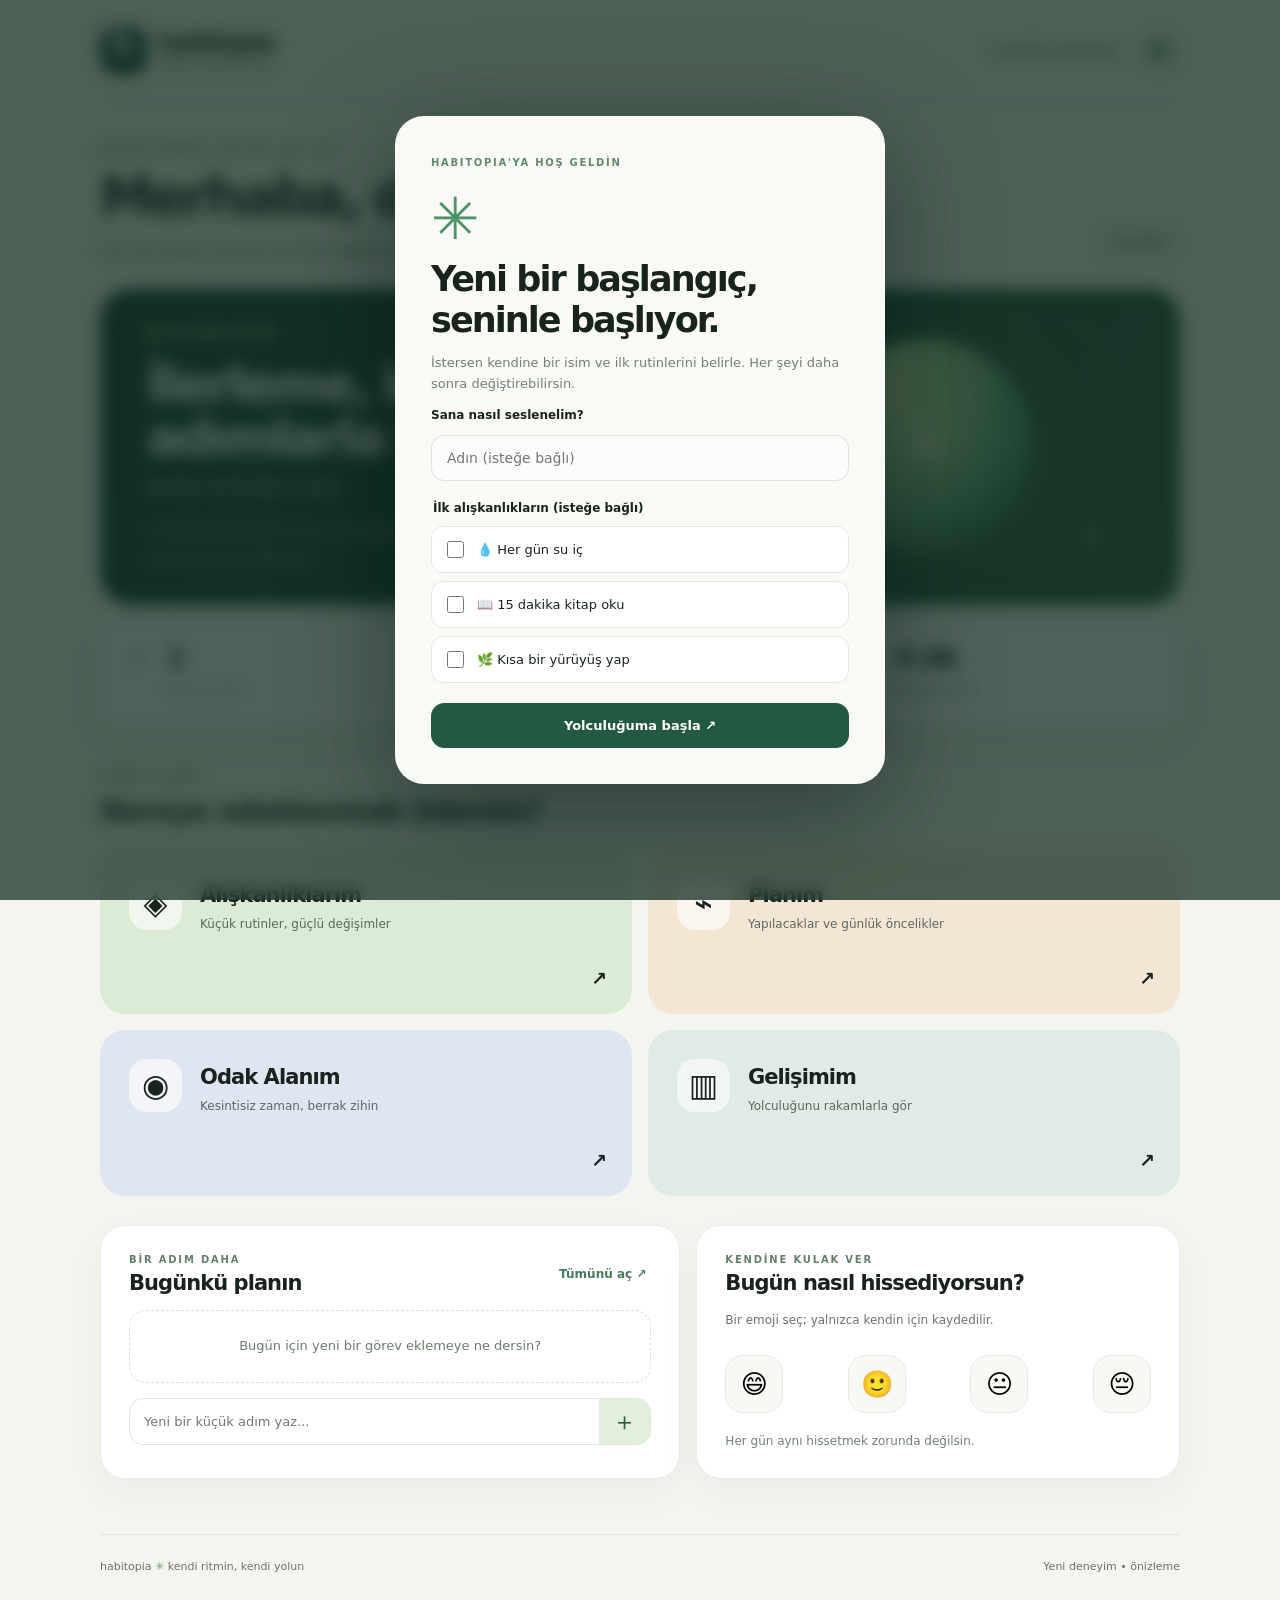
<file: next/index.html>
<!doctype html>
<html lang="tr">
<head>
  <meta charset="utf-8">
  <meta name="viewport" content="width=device-width, initial-scale=1, viewport-fit=cover">
  <meta name="theme-color" content="#f5f5ef">
  <meta name="color-scheme" content="light">
  <meta name="description" content="Habitopia — küçük adımlar, gerçek gelişim.">
  <title>Habitopia — Yeni Bir Başlangıç</title>
  <link rel="stylesheet" href="./styles.css">
  <script src="./app.js" defer></script>
</head>
<body>
  <div class="app-shell">
    <header class="topbar">
      <button class="brand button-plain" id="brand-home" type="button" aria-label="Ana sayfa">
        <span class="brand-mark" aria-hidden="true">h<span class="brand-dot">.</span></span>
        <span class="brand-wordmark">habitopia<span class="brand-caption">KENDİ RİTMİNİ KUR</span></span>
      </button>
      <div class="topbar-actions">
        <span class="today-stamp" id="today-stamp"></span>
        <button class="avatar-btn" type="button" data-go="profile" aria-label="Profilim"><span id="avatar-initial">H</span></button>
      </div>
    </header>

    <main id="main">
      <section class="screen screen-home is-active" data-screen="home" aria-label="Ana sayfa">
        <div class="greeting">
          <div><p class="eyebrow">BUGÜN KENDİN İÇİN BİR ŞEY YAP</p><h1>Merhaba, <span id="greeting-name">dostum</span><span class="punctuation">.</span></h1>
          <p class="lead">Her şeyi bugün bitirmek zorunda değilsin. Bir adımla başla.</p></div>
          <div class="greeting-date" id="greeting-date" aria-hidden="true"></div>
        </div>

        <div class="hero">
          <div class="hero-content">
            <span class="hero-label"><span class="live-dot"></span> BUGÜNÜN RİTMİ</span>
            <h2>İlerleme, küçük<br>adımlarla başlar.</h2>
            <p id="hero-subtitle">Kendine ait ilk adımı oluştur.</p>
            <div class="hero-progress"><div class="hero-progress-track"><span id="hero-progress-fill"></span></div><strong id="hero-progress-percent">0%</strong></div>
            <span class="hero-footnote" id="hero-footnote">Henüz bugüne ait hedefin yok.</span>
          </div>
          <div class="hero-art" aria-hidden="true">
            <div class="orbit orbit-one"></div><div class="orbit orbit-two"></div><div class="orbit orbit-three"></div>
            <div class="hero-orb"><span>✳</span></div>
            <span class="hero-spark spark-one">✦</span><span class="hero-spark spark-two">✧</span>
          </div>
        </div>

        <div class="mini-stats" aria-label="İlerleme özeti">
          <div class="mini-stat"><span class="mini-stat-symbol" aria-hidden="true">↗</span><strong id="stat-level">1</strong><span>Mevcut seviye</span></div>
          <div class="mini-stat"><span class="mini-stat-symbol" aria-hidden="true">◎</span><strong id="stat-habit">0</strong><span>Bugünkü alışkanlık</span></div>
          <div class="mini-stat"><span class="mini-stat-symbol" aria-hidden="true">◷</span><strong id="stat-focus">0 dk</strong><span>Bugünkü odak</span></div>
        </div>

        <div class="section-head"><div><p class="eyebrow">SENİN ALANIN</p><h2>Nereye odaklanmak istersin?</h2></div></div>
        <div class="portal-grid">
          <button type="button" class="portal-card portal-habits" data-go="habits">
            <span class="portal-icon" aria-hidden="true">◈</span><span class="portal-copy"><strong>Alışkanlıklarım</strong><small>Küçük rutinler, güçlü değişimler</small></span><span class="portal-arrow" aria-hidden="true">↗</span>
          </button>
          <button type="button" class="portal-card portal-tasks" data-go="tasks">
            <span class="portal-icon" aria-hidden="true">⌁</span><span class="portal-copy"><strong>Planım</strong><small>Yapılacaklar ve günlük öncelikler</small></span><span class="portal-arrow" aria-hidden="true">↗</span>
          </button>
          <button type="button" class="portal-card portal-focus" data-go="focus">
            <span class="portal-icon" aria-hidden="true">◉</span><span class="portal-copy"><strong>Odak Alanım</strong><small>Kesintisiz zaman, berrak zihin</small></span><span class="portal-arrow" aria-hidden="true">↗</span>
          </button>
          <button type="button" class="portal-card portal-progress" data-go="progress">
            <span class="portal-icon" aria-hidden="true">▥</span><span class="portal-copy"><strong>Gelişimim</strong><small>Yolculuğunu rakamlarla gör</small></span><span class="portal-arrow" aria-hidden="true">↗</span>
          </button>
        </div>

        <div class="home-bottom-grid">
          <section class="surface" aria-labelledby="quick-title">
            <div class="surface-head"><div><p class="eyebrow">BİR ADIM DAHA</p><h3 id="quick-title">Bugünkü planın</h3></div><button class="text-link" type="button" data-go="tasks">Tümünü aç ↗</button></div>
            <div id="quick-tasks" class="task-list compact"></div>
            <form id="quick-task-form" class="inline-form"><label class="sr-only" for="quick-task-title">Yeni görev</label><input id="quick-task-title" maxlength="100" autocomplete="off" placeholder="Yeni bir küçük adım yaz..." required><button type="submit" aria-label="Görev ekle">＋</button></form>
          </section>
          <section class="surface mood-surface" aria-labelledby="mood-title">
            <div class="surface-head"><div><p class="eyebrow">KENDİNE KULAK VER</p><h3 id="mood-title">Bugün nasıl hissediyorsun?</h3></div></div>
            <p class="surface-desc">Bir emoji seç; yalnızca kendin için kaydedilir.</p>
            <div class="mood-options" role="group" aria-label="Günlük ruh hâli">
              <button type="button" data-mood="great" aria-label="Çok iyi hissediyorum" title="Çok iyi">😄</button>
              <button type="button" data-mood="good" aria-label="İyi hissediyorum" title="İyi">🙂</button>
              <button type="button" data-mood="okay" aria-label="Normal hissediyorum" title="Normal">😐</button>
              <button type="button" data-mood="low" aria-label="Düşük hissediyorum" title="Düşük">😔</button>
            </div>
            <p class="mood-message" id="mood-message" aria-live="polite">Her gün aynı hissetmek zorunda değilsin.</p>
          </section>
        </div>
      </section>

      <section class="screen" data-screen="habits" aria-label="Alışkanlıklarım" hidden>
        <div class="page-head"><button type="button" class="back-btn" data-go="home">← <span>Ana sayfa</span></button><p class="eyebrow">RUTİNLERİN</p><h1>Alışkanlıklarım<span class="punctuation">.</span></h1><p class="lead">Her gün tekrarladığın küçük davranışlar, geleceğini şekillendirir.</p></div>
        <div class="page-intro summary-card"><span>BUGÜN TAMAMLANAN</span><strong id="habit-summary">0 / 0</strong><small>İstikrarlı olman, kusursuz olmandan daha önemli.</small></div>
        <div class="section-head"><h2>Günlük alışkanlıklar</h2></div>
        <div id="habit-list" class="habit-list"></div>
        <form id="habit-form" class="add-form"><label for="habit-title">Yeni alışkanlık ekle</label><div class="add-form-row"><input id="habit-title" maxlength="80" placeholder="Örn. Her gün 15 dakika kitap oku" required autocomplete="off"><button class="primary-btn" type="submit">Alışkanlık ekle</button></div></form>
      </section>

      <section class="screen" data-screen="tasks" aria-label="Planım" hidden>
        <div class="page-head"><button type="button" class="back-btn" data-go="home">← <span>Ana sayfa</span></button><p class="eyebrow">ÖNÜNDEKİ ADIM</p><h1>Planım<span class="punctuation">.</span></h1><p class="lead">Aklındakileri boşalt. Yapılacakları sadeleştir.</p></div>
        <div class="page-intro summary-card"><span>BUGÜN BİTEN</span><strong id="task-summary">0 görev</strong><small>Birini tamamla, bir sonrakine geç.</small></div>
        <form id="task-form" class="add-form"><label for="task-title">Yapılacak bir şey ekle</label><div class="add-form-row"><input id="task-title" maxlength="100" placeholder="Örn. Proje taslağını tamamla" required autocomplete="off"><button class="primary-btn" type="submit">Görev ekle</button></div></form>
        <div class="section-head"><h2>Yapılacaklar</h2></div>
        <div id="task-list" class="task-list"></div>
      </section>

      <section class="screen" data-screen="focus" aria-label="Odak Alanım" hidden>
        <div class="page-head"><button type="button" class="back-btn" data-go="home">← <span>Ana sayfa</span></button><p class="eyebrow">DİKKATİNİ TOPLA</p><h1>Odak Alanım<span class="punctuation">.</span></h1><p class="lead">Şimdi yalnızca bir şeye zaman ayır.</p></div>
        <div class="focus-panel">
          <p class="eyebrow">KENDİNE AYIRDIĞIN ZAMAN</p>
          <div class="timer-visual"><div class="timer-ring"><strong id="timer-time" role="timer" aria-live="off">25:00</strong><span id="timer-status">Başlamaya hazır</span></div></div>
          <div class="timer-options" role="group" aria-label="Odak süresi">
            <button type="button" data-duration="10">10 dk</button>
            <button type="button" data-duration="25" class="selected">25 dk</button>
            <button type="button" data-duration="45">45 dk</button>
          </div>
          <div class="timer-actions"><button type="button" id="timer-toggle" class="primary-btn">Odaklanmaya başla</button><button type="button" id="timer-reset" class="secondary-btn">Sıfırla</button></div>
          <p class="muted-note">Süre dolunca seans kaydedilir. Ekran kapalıyken de geçen süre hesaba katılır.</p>
        </div>
        <div class="focus-note"><strong>Bugünkü toplam odak süren</strong><span id="focus-total">0 dakika</span></div>
      </section>

      <section class="screen" data-screen="progress" aria-label="Gelişimim" hidden>
        <div class="page-head"><button type="button" class="back-btn" data-go="home">← <span>Ana sayfa</span></button><p class="eyebrow">KENDİ YOLCULUĞUN</p><h1>Gelişimim<span class="punctuation">.</span></h1><p class="lead">Kimseyle değil, dünkü kendinle yarış.</p></div>
        <div class="progress-stat-grid">
          <div class="progress-stat"><span>SEVİYEN</span><strong id="progress-level">1</strong><small id="progress-xp">0 deneyim puanı</small></div>
          <div class="progress-stat"><span>TAMAMLANAN GÖREV</span><strong id="progress-tasks">0</strong><small>Tüm zamanlar</small></div>
          <div class="progress-stat"><span>ALIŞKANLIK İŞARETİ</span><strong id="progress-habits">0</strong><small>Tüm zamanlar</small></div>
          <div class="progress-stat"><span>ODAKLANMA</span><strong id="progress-focus">0 dk</strong><small>Tüm zamanlar</small></div>
        </div>
        <section class="surface chart-surface"><div class="surface-head"><div><p class="eyebrow">SON 7 GÜN</p><h3>Günlük etkinlik</h3></div></div><div id="weekly-chart" class="weekly-chart" aria-label="Son yedi gün etkinlik grafiği"></div><p class="muted-note">Tamamlanan alışkanlıklar, görevler ve odak seansları sayılır.</p></section>
      </section>

      <section class="screen" data-screen="profile" aria-label="Profilim" hidden>
        <div class="page-head"><button type="button" class="back-btn" data-go="home">← <span>Ana sayfa</span></button><p class="eyebrow">KENDİ ALANIN</p><h1>Profilim<span class="punctuation">.</span></h1><p class="lead">Düzenini kendin belirle. Verilerinin kontrolü sende olsun.</p></div>
        <section class="surface profile-surface"><h2>Kişisel bilgiler</h2><form id="profile-form" class="add-form"><label for="profile-name">Sana nasıl seslenelim?</label><div class="add-form-row"><input id="profile-name" maxlength="32" autocomplete="given-name" placeholder="Adın"><button type="submit" class="primary-btn">Kaydet</button></div></form></section>
        <section class="surface profile-surface"><h2>Verilerim</h2><p class="surface-desc">Bu önizleme sürümünde bilgiler yalnızca kullandığın tarayıcıda tutulur. Başka cihazla otomatik eşitlenmez.</p><div class="profile-actions"><button type="button" id="export-data" class="secondary-btn">Verilerimi dışa aktar</button><label class="secondary-btn import-label" for="import-data">Yedekten içe aktar</label><input type="file" id="import-data" accept="application/json,.json" hidden></div><p class="muted-note">İçe aktarmadan önce mevcut verilerinin bir kopyasını indirmeni öneririz.</p></section>
      </section>
    </main>

    <footer class="app-footer"><span>habitopia <span aria-hidden="true">✳</span> kendi ritmin, kendi yolun</span><span>Yeni deneyim • önizleme</span></footer>
  </div>
  <div id="toast" class="toast" role="status" aria-live="polite"></div>

  <div class="onboarding" id="onboarding" hidden>
    <div class="onboarding-card" role="dialog" aria-modal="true" aria-labelledby="onboarding-title">
      <span class="onboarding-badge">HABITOPIA'YA HOŞ GELDİN</span>
      <div class="onboarding-symbol" aria-hidden="true">✳</div>
      <h2 id="onboarding-title">Yeni bir başlangıç,<br>seninle başlıyor.</h2>
      <p>İstersen kendine bir isim ve ilk rutinlerini belirle. Her şeyi daha sonra değiştirebilirsin.</p>
      <form id="onboarding-form"><label for="onboarding-name">Sana nasıl seslenelim?</label><input id="onboarding-name" maxlength="32" placeholder="Adın (isteğe bağlı)" autocomplete="given-name">
        <fieldset><legend>İlk alışkanlıkların (isteğe bağlı)</legend>
          <label class="onboarding-choice"><input type="checkbox" name="starter" value="Her gün su iç"> <span>💧 Her gün su iç</span></label>
          <label class="onboarding-choice"><input type="checkbox" name="starter" value="15 dakika kitap oku"> <span>📖 15 dakika kitap oku</span></label>
          <label class="onboarding-choice"><input type="checkbox" name="starter" value="Kısa bir yürüyüş yap"> <span>🌿 Kısa bir yürüyüş yap</span></label>
        </fieldset><button type="submit" class="primary-btn onboarding-submit">Yolculuğuma başla ↗</button></form>
    </div>
  </div>
</body>
</html>
</file>
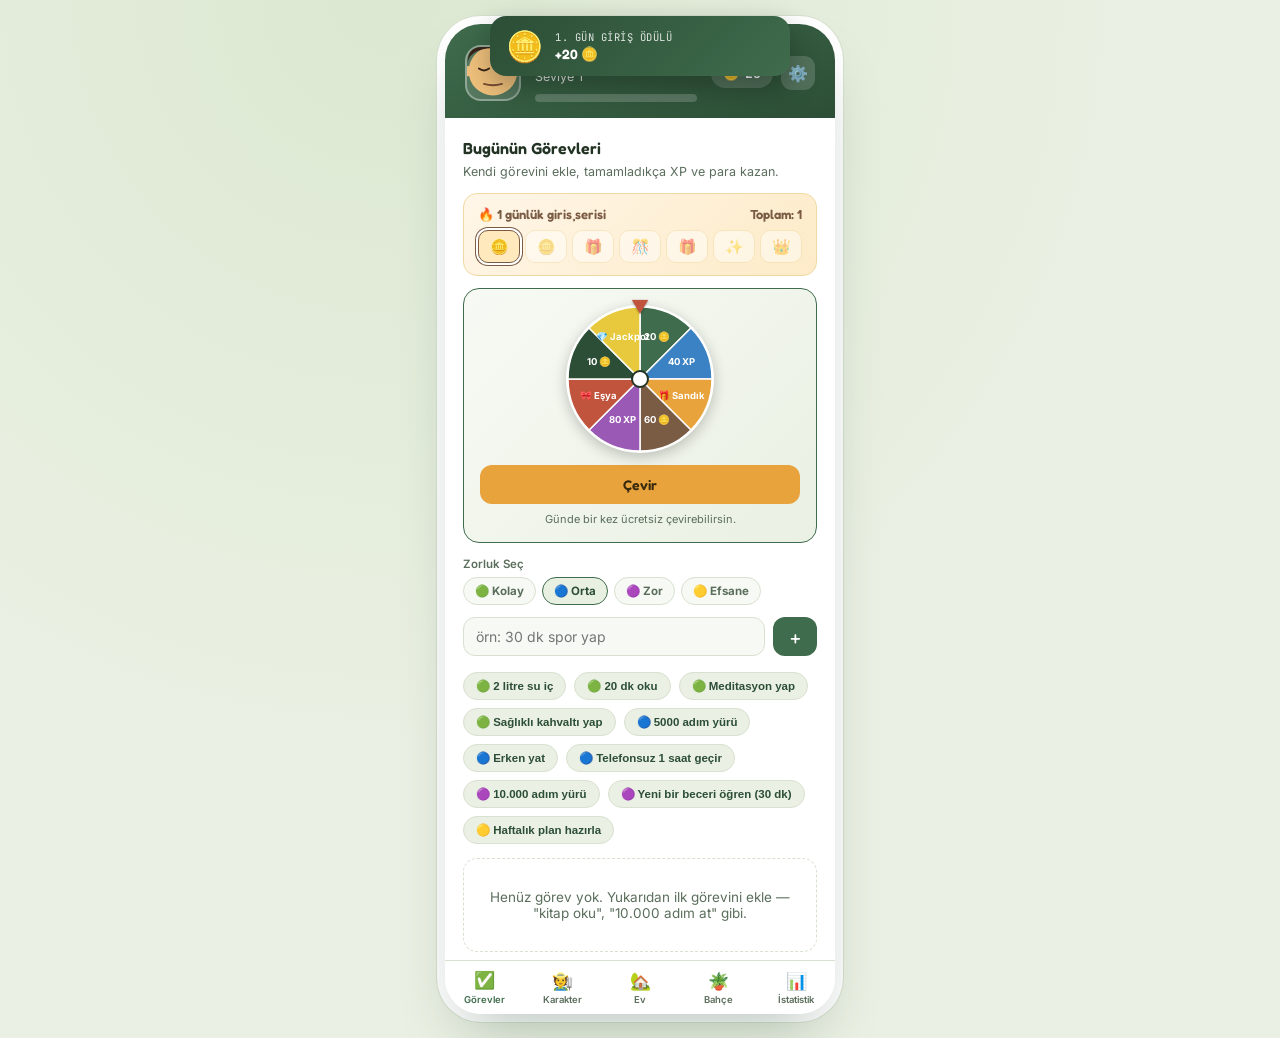
<file: filiz (4).html>
<!DOCTYPE html>
<html lang="tr">
<head>
<meta charset="UTF-8">
<meta name="viewport" content="width=device-width, initial-scale=1.0">
<title>Filiz</title>
<link rel="preconnect" href="https://fonts.googleapis.com">
<link href="https://fonts.googleapis.com/css2?family=Fredoka:wght@400;500;600;700&family=Inter:wght@400;500;600;700&family=JetBrains+Mono:wght@500;700&display=swap" rel="stylesheet">
<style>
  :root{
    --bg: #EAF0E3;
    --surface: #FFFFFF;
    --ink: #223324;
    --ink-soft: #5B6E5C;
    --primary: #3F6C4C;
    --primary-dark: #2C4E36;
    --accent: #E8A33D;
    --soil: #7A5B44;
    --soil-light: #C9A47D;
    --danger: #C1543C;
    --line: #D8E1D0;
    --radius: 20px;
  }
  *{box-sizing:border-box;}
  body{
    margin:0;
    font-family:'Inter',sans-serif;
    background: radial-gradient(circle at 30% 0%, #DCE8D1 0%, var(--bg) 55%);
    display:flex;
    justify-content:center;
    align-items:flex-start;
    padding:24px 12px;
    color:var(--ink);
    min-height:100vh;
  }
  .phone{
    width:390px;
    max-width:100%;
    background:var(--surface);
    border-radius:36px;
    box-shadow: 0 30px 60px -20px rgba(44,78,54,0.35), 0 0 0 8px #ffffff, 0 0 0 9px var(--line);
    overflow:hidden;
    display:flex;
    flex-direction:column;
    min-height:760px;
  }
  header.top{
    padding:20px 20px 16px;
    background:linear-gradient(160deg, var(--primary) 0%, var(--primary-dark) 100%);
    color:#fff;
    position:relative;
    overflow:hidden;
  }
  .top-row{display:flex; align-items:center; gap:14px;}
  .avatar-badge{
    width:56px;height:56px;border-radius:16px;
    background:rgba(255,255,255,0.15);
    display:flex;align-items:center;justify-content:center;
    font-size:28px;
    border:2px solid rgba(255,255,255,0.35);
    flex-shrink:0;
    overflow:hidden;
  }
  .avatar-badge svg{ transform:scale(1.35); }
  .top-info{flex:1; min-width:0;}
  .top-info .name{font-family:'Fredoka',sans-serif; font-size:19px; font-weight:600; letter-spacing:.2px;}
  .top-info .level{font-size:12.5px; opacity:.85; margin-top:2px;}
  .xp-bar{margin-top:10px; height:8px; border-radius:6px; background:rgba(255,255,255,0.2); overflow:hidden;}
  .xp-fill{height:100%; background:var(--accent); border-radius:6px; transition:width .5s ease;}
  .coin-pill{
    display:flex; align-items:center; gap:6px;
    background:rgba(255,255,255,0.16); padding:6px 12px; border-radius:100px;
    font-family:'JetBrains Mono',monospace; font-weight:700; font-size:13px; white-space:nowrap;
  }

  main{flex:1; padding:18px 18px 8px; overflow-y:auto;}
  section{display:none;}
  section.active{display:block; animation: fade .25s ease;}
  @keyframes fade{from{opacity:0; transform:translateY(6px)} to{opacity:1; transform:translateY(0)}}

  h2.section-title{
    font-family:'Fredoka',sans-serif; font-size:16px; font-weight:600;
    color:var(--ink); margin:2px 0 12px; display:flex; align-items:center; justify-content:space-between;
  }
  .subtle{color:var(--ink-soft); font-size:12.5px; margin: -6px 0 14px;}

  /* Suggested quests */
  .suggested-row{display:flex; flex-wrap:wrap; gap:8px; margin-bottom:14px;}
  .suggest-chip{
    background:#EAF0E3; border:1px solid var(--line); color:var(--primary-dark);
    border-radius:100px; padding:6px 12px; font-size:11.5px; cursor:pointer; font-weight:600;
  }

  /* Quests */
  .add-quest{display:flex; gap:8px; margin-bottom:16px;}
  .add-quest input{
    flex:1; border:1.5px solid var(--line); border-radius:12px; padding:10px 12px;
    font-family:'Inter',sans-serif; font-size:14px; background:#F7FAF4; color:var(--ink);
  }
  .add-quest input:focus{outline:none; border-color:var(--primary);}
  .add-quest button{
    background:var(--primary); color:#fff; border:none; border-radius:12px; width:44px;
    font-size:20px; cursor:pointer; font-family:'Fredoka',sans-serif;
  }
  .quest{
    display:flex; align-items:center; gap:12px;
    background:#F7FAF4; border:1px solid var(--line); border-radius:14px;
    padding:12px 12px; margin-bottom:10px;
  }
  .quest.done{opacity:.55;}
  .check{
    width:26px; height:26px; border-radius:8px; border:2px solid var(--primary);
    flex-shrink:0; cursor:pointer; display:flex; align-items:center; justify-content:center;
    color:#fff; font-size:14px; background:transparent;
  }
  .quest.done .check{background:var(--primary);}
  .quest .qname{flex:1; font-size:14.5px; font-weight:500;}
  .quest.done .qname{text-decoration:line-through; color:var(--ink-soft);}
  .quest .qreward{font-family:'JetBrains Mono',monospace; font-size:12px; color:var(--accent); font-weight:700; white-space:nowrap;}
  .quest .qdel{background:none;border:none;color:var(--ink-soft);cursor:pointer;font-size:15px;padding:2px 4px;}
  .empty{
    text-align:center; padding:30px 10px; color:var(--ink-soft); font-size:13.5px;
    border:1.5px dashed var(--line); border-radius:14px;
  }

  /* Difficulty picker */
  .diff-row{display:flex; gap:6px; margin-bottom:12px; flex-wrap:wrap;}
  .diff-chip{
    border:1.5px solid var(--line); background:#F7FAF4; border-radius:100px; padding:6px 11px;
    font-size:11.5px; font-weight:700; cursor:pointer; color:var(--ink-soft); font-family:'Inter',sans-serif;
  }
  .diff-chip.selected{border-color:var(--primary); color:var(--primary-dark); background:#E8F0E2;}

  /* Daily login reward */
  .login-card{
    background:linear-gradient(135deg,#FFF6E8,#FDEBC8); border:1px solid #F0D9A0; border-radius:14px;
    padding:12px 14px; margin-bottom:12px;
  }
  .lc-title{
    font-family:'Fredoka',sans-serif; font-weight:600; font-size:13px; color:var(--soil);
    margin-bottom:8px; display:flex; justify-content:space-between; align-items:center; gap:6px;
  }
  .login-dots{display:flex; gap:5px; justify-content:space-between;}
  .login-dot{
    flex:1; text-align:center; font-size:15px; background:#fff; border-radius:10px; padding:6px 2px;
    border:1.5px solid #F0D9A0; opacity:.45;
  }
  .login-dot.claimed{opacity:1; background:#FFE9BD; border-color:var(--accent);}
  .login-dot.today{opacity:1; border-color:var(--soil); box-shadow:0 0 0 2px #fff, 0 0 0 3px var(--soil);}

  /* Chest */
  .chest-card{
    display:flex; align-items:center; gap:12px;
    background:linear-gradient(135deg,#EAF0E3,#D8E8CB); border:1.5px solid var(--primary); border-radius:14px;
    padding:12px 14px; margin-bottom:14px;
  }
  .chest-icon{font-size:30px; flex-shrink:0;}
  .chest-info{flex:1; min-width:0;}
  .chest-title{font-family:'Fredoka',sans-serif; font-weight:600; font-size:13.5px;}
  .chest-sub{font-size:11px; color:var(--ink-soft); margin-top:2px;}
  .chest-btn{
    background:var(--accent); color:#3A2A0D; border:none; border-radius:10px; padding:9px 16px;
    font-family:'Fredoka',sans-serif; font-weight:600; font-size:13px; cursor:pointer; flex-shrink:0;
  }

  /* Character / avatar */
  .particle-host{position:relative; overflow:visible;}
  .avatar-stage{
    position:relative;
    background:linear-gradient(180deg,#F1F6EC 0%, #E4EEDB 100%);
    border-radius:20px; padding:14px 10px 6px; text-align:center; margin-bottom:16px; border:1px solid var(--line);
    min-height:180px; display:flex; align-items:flex-end; justify-content:center;
  }
  .char-figure{ display:block; margin:0 auto; }
  .char-body-group{
    transform-box: fill-box; transform-origin: 50% 100%;
    animation: breathe 3.6s ease-in-out infinite;
  }
  .char-body-group.walking{ animation: breathe 3.6s ease-in-out infinite, walkBob .9s ease-in-out infinite; }
  .char-body-group.sleeping-slow{ animation: breatheSlow 5s ease-in-out infinite; }
  @keyframes breathe{0%,100%{transform:scaleY(1);}50%{transform:scaleY(1.025);}}
  @keyframes breatheSlow{0%,100%{transform:scaleY(1);}50%{transform:scaleY(1.015);}}
  @keyframes walkBob{0%,100%{transform:translateX(0) rotate(0deg);}25%{transform:translateX(-4px) rotate(-2deg);}75%{transform:translateX(4px) rotate(2deg);}}
  .zzz{ animation: zzzFloat 2.4s ease-in-out infinite; }
  @keyframes zzzFloat{0%{opacity:0;transform:translateY(6px);}30%{opacity:1;}100%{opacity:0;transform:translateY(-14px);}}
  .mood-bubble{ position:absolute; top:6px; right:14px; font-size:30px; animation: moodPop .9s ease forwards; pointer-events:none; }
  @keyframes moodPop{0%{transform:scale(.4) translateY(10px);opacity:0;}30%{transform:scale(1.15) translateY(-4px);opacity:1;}100%{transform:scale(1) translateY(-30px);opacity:0;}}

  .customize-block{margin-bottom:18px;}
  .cz-label{font-size:11.5px; color:var(--ink-soft); font-weight:600; margin:10px 0 6px;}
  .swatch-row{display:flex; flex-wrap:wrap; gap:8px;}
  .swatch{
    width:30px; height:30px; border-radius:50%; border:2px solid transparent; cursor:pointer;
    display:flex; align-items:center; justify-content:center; font-size:14px; background:#fff; padding:0;
  }
  .swatch.selected{border-color:var(--primary); box-shadow:0 0 0 2px #fff, 0 0 0 4px var(--primary);}
  .swatch-style{width:auto; border-radius:10px; padding:0 10px; font-size:11px; font-weight:700; height:28px; background:#F0F3EA;}

  .stat-grid{display:grid; grid-template-columns:1fr 1fr; gap:10px; margin-bottom:6px;}
  .stat-box{background:#F7FAF4; border:1px solid var(--line); border-radius:14px; padding:11px; display:flex; align-items:center; gap:10px;}
  .stat-box .sbi{font-size:19px; flex-shrink:0; width:30px; height:30px; border-radius:9px; background:#fff; display:flex; align-items:center; justify-content:center; border:1px solid var(--line);}
  .stat-box .sbtext{min-width:0;}
  .stat-box .num{font-family:'JetBrains Mono',monospace; font-size:16px; font-weight:700; color:var(--primary-dark); line-height:1.15; white-space:nowrap; overflow:hidden; text-overflow:ellipsis;}
  .stat-box .lbl{font-size:10px; color:var(--ink-soft); margin-top:1px;}
  .stat-group-title{font-size:11.5px; font-weight:700; color:var(--primary-dark); margin:16px 0 8px; text-transform:uppercase; letter-spacing:.4px;}
  .stat-group-title:first-child{margin-top:0;}

  /* Stats hero card */
  .stats-hero{
    background:linear-gradient(160deg, var(--primary) 0%, var(--primary-dark) 100%);
    border-radius:18px; padding:16px; color:#fff; margin-bottom:6px;
  }
  .stats-hero-top{display:flex; align-items:center; gap:12px; margin-bottom:14px;}
  .stats-hero-avatar{
    width:54px;height:54px;border-radius:15px; background:rgba(255,255,255,0.15);
    border:2px solid rgba(255,255,255,0.35); overflow:hidden; display:flex;
    align-items:center; justify-content:center; flex-shrink:0;
  }
  .stats-hero-avatar svg{ transform:scale(1.35); }
  .stats-hero-info{flex:1; min-width:0;}
  .shi-name{font-family:'Fredoka',sans-serif; font-weight:600; font-size:15px;}
  .shi-level{font-size:12px; opacity:.85; margin:2px 0 7px;}
  .stats-hero-xpbar{height:7px; margin-top:0;}
  .stats-hero-row{display:flex; justify-content:space-between; text-align:center; border-top:1px solid rgba(255,255,255,0.22); padding-top:12px;}
  .shr-item{flex:1;}
  .shr-num{font-family:'JetBrains Mono',monospace; font-weight:700; font-size:17px;}
  .shr-lbl{font-size:10px; opacity:.8; margin-top:2px;}

  /* Wheel of fortune */
  .wheel-card{
    background:linear-gradient(135deg,#F7FAF4,#EAF0E3); border:1.5px solid var(--primary);
    border-radius:16px; padding:16px; margin-bottom:14px; text-align:center;
  }
  .wheel-wrap{position:relative; width:148px; height:148px; margin:0 auto 12px;}
  .wheel-pointer{position:absolute; top:-9px; left:50%; transform:translateX(-50%); font-size:18px; color:var(--danger); z-index:5; filter:drop-shadow(0 1px 1px rgba(0,0,0,0.3));}
  .wheel-disc{width:148px; height:148px; border-radius:50%; transition:transform 3.2s cubic-bezier(.13,.78,.13,1); box-shadow:0 4px 14px rgba(0,0,0,0.22); background:#fff;}
  .wheel-spin-btn{width:100%; border:none; border-radius:12px; padding:11px; background:var(--accent); color:#3A2A0D; font-family:'Fredoka',sans-serif; font-weight:600; font-size:14px; cursor:pointer;}
  .wheel-spin-btn:disabled{background:var(--line); color:var(--ink-soft); cursor:default;}
  .wheel-sub{font-size:11px; color:var(--ink-soft); margin-top:8px;}
  body.dark-mode .wheel-card{ background:linear-gradient(135deg,#1C261C,#212C21); }
  body.dark-mode .stats-hero{ box-shadow:none; }

  /* Challenges */
  .challenge-card{display:flex; gap:12px; align-items:center; background:#F7FAF4; border:1px solid var(--line); border-radius:14px; padding:10px 12px; margin-bottom:10px;}
  .challenge-card.done{border-color:var(--accent); background:#FFF6E8;}
  .ch-icon{font-size:24px;}
  .ch-info{flex:1;}
  .ch-label{font-size:13px; font-weight:600;}
  .ch-bar{height:6px; background:var(--line); border-radius:4px; overflow:hidden; margin-top:6px;}
  .ch-fill{height:100%; background:var(--accent);}
  .ch-sub{font-size:11px; color:var(--ink-soft); margin-top:4px; font-family:'JetBrains Mono',monospace;}

  .badge-summary{font-size:12px; color:var(--ink-soft); margin:-8px 0 12px;}
  .badge-grid{display:grid; grid-template-columns:repeat(4,1fr); gap:10px; margin-bottom:18px;}
  .badge{
    aspect-ratio:1; border-radius:14px; display:flex; align-items:center; justify-content:center;
    font-size:22px; background:#F0F3EA; border:1px solid var(--line); position:relative;
  }
  .badge.locked{filter:grayscale(1); opacity:.35;}

  .shop-item{
    display:flex; align-items:center; gap:12px; background:#F7FAF4; border:1px solid var(--line);
    border-radius:14px; padding:10px 12px; margin-bottom:10px;
  }
  .shop-item .icon{width:38px;height:38px;border-radius:10px;background:#fff;display:flex;align-items:center;justify-content:center;font-size:20px;border:1px solid var(--line);}
  .shop-item .info{flex:1;}
  .shop-item .info .n{font-size:13.5px; font-weight:600;}
  .shop-item .info .p{font-size:11px; color:var(--ink-soft); margin-top:2px;}
  .shop-item button{
    border:none; border-radius:10px; padding:8px 12px; font-size:12px; font-weight:700;
    font-family:'JetBrains Mono',monospace; cursor:pointer; white-space:nowrap;
  }
  .buy-btn{background:var(--accent); color:#3A2A0D;}
  .equip-btn{background:var(--primary); color:#fff;}
  .owned-btn{background:var(--line); color:var(--ink-soft); cursor:default;}

  /* Home / house */
  .room{
    position:relative;
    background:linear-gradient(180deg,#F3EAD9 0%, #E8DCC4 55%, #D8C7A3 100%);
    border:1px solid var(--line); border-radius:20px; padding:16px 16px 76px;
    margin-bottom:16px; min-height:150px;
  }
  .room-slots{display:grid; grid-template-columns:repeat(4,1fr); gap:10px;}
  .room-slot{
    aspect-ratio:1; border-radius:12px; display:flex; align-items:center; justify-content:center;
    font-size:24px; background:rgba(255,255,255,0.55); border:1.5px dashed #C9A47D;
  }
  .room-slot.filled{border-style:solid; background:#fff;}
  .room-slot.empty{opacity:.4; font-size:14px;}
  .room-character{position:absolute; bottom:8px; left:12px; z-index:5;}

  /* Garden */
  .garden{
    background:linear-gradient(180deg,#DCEAD0 0%, #C9DFC0 100%);
    border-radius:20px; padding:24px 16px; text-align:center; margin-bottom:16px; border:1px solid var(--line);
  }
  .plant-visual{font-size:80px; margin-bottom:6px; transform-origin:bottom center; animation: sway 3.4s ease-in-out infinite;}
  @keyframes sway{0%,100%{transform:rotate(-4deg);}50%{transform:rotate(4deg);}}
  @keyframes waterBump{0%{transform:scale(1) rotate(0deg);}30%{transform:scale(1.22) rotate(-7deg);}60%{transform:scale(0.92) rotate(6deg);}100%{transform:scale(1) rotate(0deg);}}
  .water-bump{animation: waterBump .6s ease !important;}
  .streak-text{font-family:'Fredoka',sans-serif; font-weight:600; font-size:15px; color:var(--primary-dark);}
  .streak-sub{font-size:12px; color:var(--ink-soft); margin-top:2px;}
  .water-btn{
    margin-top:16px; background:var(--primary); color:#fff; border:none; border-radius:14px;
    padding:13px 20px; font-family:'Fredoka',sans-serif; font-weight:600; font-size:14.5px;
    cursor:pointer; width:100%;
  }
  .water-btn:disabled{background:var(--line); color:var(--ink-soft); cursor:default;}
  .stage-track{display:flex; justify-content:space-between; margin-top:16px; padding:0 4px;}
  .stage-dot{width:8px;height:8px;border-radius:50%; background:var(--line);}
  .stage-dot.on{background:var(--accent);}

  .plot-grid{display:grid; grid-template-columns:repeat(3,1fr); gap:10px; margin-bottom:16px;}
  .plot-card{background:#F7FAF4; border:1px solid var(--line); border-radius:14px; padding:10px; text-align:center;}
  .plot-locked{opacity:.75;}
  .plot-emoji{font-size:28px;}
  .plot-name{font-size:11px; font-weight:600; margin-top:4px;}
  .plot-sub{font-size:10px; color:var(--ink-soft); margin-top:2px;}
  .plot-unlock-btn{
    margin-top:6px; border:none; border-radius:8px; padding:5px 8px; background:var(--accent);
    color:#3A2A0D; font-size:10.5px; font-weight:700; cursor:pointer; font-family:'JetBrains Mono',monospace;
  }

  /* Water tracker */
  .water-card{background:#EAF4FB; border:1px solid #C7E1F2; border-radius:16px; padding:14px 16px; margin-bottom:16px;}
  .water-header{
    display:flex; justify-content:space-between; align-items:center;
    font-family:'Fredoka',sans-serif; font-weight:600; font-size:14px; color:#2C5C7A; margin-bottom:10px;
  }
  .water-cups{display:flex; flex-wrap:wrap; gap:6px; margin-bottom:12px;}
  .water-cup{font-size:21px; opacity:.25; transition:opacity .25s, transform .25s;}
  .water-cup.filled{opacity:1; transform:scale(1.08);}
  .water-btn-row{display:flex; gap:8px;}
  .water-add-btn{
    flex:1; background:#3B82C4; color:#fff; border:none; border-radius:12px; padding:11px;
    font-family:'Fredoka',sans-serif; font-weight:600; font-size:13.5px; cursor:pointer;
  }
  .water-minus-btn{
    width:42px; background:#fff; border:1.5px solid #C7E1F2; color:#2C5C7A; border-radius:12px;
    font-size:18px; cursor:pointer; font-weight:700;
  }
  .water-sub{font-size:11.5px; color:#4A7A99; margin-top:9px; text-align:center;}

  /* Stats + log */
  .log-row{
    display:flex; justify-content:space-between; align-items:center; gap:10px;
    background:#F7FAF4; border:1px solid var(--line); border-radius:12px;
    padding:9px 12px; margin-bottom:8px; font-size:13px;
  }
  .log-row .ln{font-weight:500; overflow:hidden; text-overflow:ellipsis; white-space:nowrap;}
  .log-row .ld{color:var(--ink-soft); font-size:11px; font-family:'JetBrains Mono',monospace; flex-shrink:0;}

  nav.tabbar{display:flex; border-top:1px solid var(--line); background:#fff;}
  nav.tabbar button{
    flex:1; border:none; background:none; padding:10px 2px 9px; cursor:pointer;
    display:flex; flex-direction:column; align-items:center; gap:3px; color:var(--ink-soft);
    font-family:'Inter',sans-serif; font-size:9.5px; font-weight:600;
  }
  nav.tabbar button .ic{font-size:17px;}
  nav.tabbar button.active{color:var(--primary);}
  nav.tabbar button.active .ic{transform:translateY(-1px);}

  .toast{
    position:fixed; bottom:24px; left:50%; transform:translateX(-50%);
    background:var(--ink); color:#fff; padding:10px 18px; border-radius:100px;
    font-size:13px; opacity:0; pointer-events:none; transition:opacity .3s, transform .3s;
    z-index:50; white-space:nowrap;
  }
  .toast.show{opacity:1; transform:translateX(-50%) translateY(-6px);}

  /* Achievement / story popup (Steam-style) */
  .achievement-popup{
    position:fixed; top:16px; left:50%; transform:translate(-50%,-140%);
    background:linear-gradient(135deg, var(--primary-dark), var(--primary));
    color:#fff; border-radius:16px; padding:12px 16px; display:flex; align-items:center; gap:12px;
    box-shadow:0 12px 30px rgba(0,0,0,0.3); z-index:60; width:300px; max-width:88vw;
    transition: transform .5s cubic-bezier(.34,1.56,.64,1);
  }
  .achievement-popup.show{transform:translate(-50%,0);}
  .ap-icon{font-size:30px; flex-shrink:0;}
  .ap-title{font-size:10.5px; text-transform:uppercase; letter-spacing:.5px; opacity:.85; font-family:'JetBrains Mono',monospace;}
  .ap-label{font-family:'Fredoka',sans-serif; font-weight:600; font-size:13.5px; margin-top:2px;}

  /* Gain animations */
  .float-gain{
    position:absolute; font-family:'JetBrains Mono',monospace; font-weight:700; font-size:12.5px;
    pointer-events:none; z-index:40; animation: floatUp 1s ease-out forwards;
  }
  @keyframes floatUp{0%{transform:translateY(0); opacity:1;}100%{transform:translateY(-46px); opacity:0;}}
  @keyframes coinPulse{0%{transform:scale(1);}50%{transform:scale(1.2);}100%{transform:scale(1);}}
  .coin-pulse{animation: coinPulse .4s ease;}
  @keyframes xpPulse{0%{transform:scale(1);}45%{transform:scale(1.4);}100%{transform:scale(1);}}
  .xp-pulse{display:inline-block; animation: xpPulse .5s ease;}
  .particle{position:absolute; top:40%; font-size:20px; pointer-events:none; animation: particleFloat 1s ease-out forwards;}
  @keyframes particleFloat{0%{transform:translateY(0) scale(0.6); opacity:1;}100%{transform:translateY(-60px) scale(1.1); opacity:0;}}

  /* Settings button in header */
  .header-actions{display:flex; align-items:center; gap:8px; flex-shrink:0;}
  .settings-btn{
    width:34px; height:34px; border-radius:11px; border:none; flex-shrink:0;
    background:rgba(255,255,255,0.16); color:#fff; font-size:16px; cursor:pointer;
  }

  /* Pet / companion */
  .pet-card{display:flex; align-items:center; gap:12px; background:#F7FAF4; border:1px solid var(--line); border-radius:14px; padding:12px 14px; margin-bottom:12px;}
  .pet-emoji{font-size:36px; flex-shrink:0;}
  .pet-info{flex:1; min-width:0;}
  .pet-name{font-family:'Fredoka',sans-serif; font-weight:600; font-size:14px;}
  .pet-level{font-size:11.5px; color:var(--ink-soft); margin:2px 0 6px;}
  .pet-xp-bar{height:7px; border-radius:6px; background:var(--line); overflow:hidden;}
  .pet-xp-bar .xp-fill{height:100%; background:var(--accent); border-radius:6px; transition:width .5s ease;}

  /* Badge "daha fazlası" */
  .badge-more-btn{
    display:block; width:100%; margin:-6px 0 18px; padding:10px; border:1.5px dashed var(--line);
    background:#F7FAF4; border-radius:12px; color:var(--primary-dark); font-weight:700; font-size:12.5px;
    cursor:pointer; font-family:'Inter',sans-serif;
  }

  /* Settings page */
  .settings-back{background:none; border:none; color:var(--primary); font-size:12px; font-weight:600; cursor:pointer; font-family:'Inter',sans-serif;}
  .settings-card{background:#F7FAF4; border:1px solid var(--line); border-radius:16px; padding:2px 14px; margin-bottom:16px;}
  .settings-row{display:flex; align-items:center; justify-content:space-between; gap:10px; padding:14px 0; border-bottom:1px solid var(--line);}
  .settings-row:last-child{border-bottom:none;}
  .settings-row-col{flex-direction:column; align-items:stretch;}
  .srl-title{font-size:13.5px; font-weight:600;}
  .srl-sub{font-size:11px; color:var(--ink-soft); margin-top:2px;}
  .toggle-switch{width:46px; height:26px; border-radius:100px; border:none; background:var(--line); position:relative; cursor:pointer; flex-shrink:0; transition:background .2s;}
  .toggle-switch.on{background:var(--primary);}
  .toggle-knob{position:absolute; top:3px; left:3px; width:20px; height:20px; border-radius:50%; background:#fff; transition:left .2s; box-shadow:0 1px 3px rgba(0,0,0,0.3);}
  .toggle-switch.on .toggle-knob{left:23px;}
  .water-goal-stepper{display:flex; align-items:center; gap:16px; justify-content:center; margin-top:10px;}
  .water-goal-num{font-family:'JetBrains Mono',monospace; font-weight:700; font-size:18px; min-width:26px; text-align:center;}

  /* Dark mode */
  body.dark-mode{
    --bg:#10160F;
    --surface:#1C261C;
    --ink:#E7EFE3;
    --ink-soft:#93AC93;
    --line:#2B3A2C;
  }
  body.dark-mode .phone{ box-shadow:0 30px 60px -20px rgba(0,0,0,0.6), 0 0 0 8px #1C261C, 0 0 0 9px var(--line); }
  body.dark-mode .suggest-chip,
  body.dark-mode .add-quest input,
  body.dark-mode .quest,
  body.dark-mode .diff-chip,
  body.dark-mode .stat-box,
  body.dark-mode .challenge-card,
  body.dark-mode .shop-item,
  body.dark-mode .plot-card,
  body.dark-mode .log-row,
  body.dark-mode .swatch-style,
  body.dark-mode .badge,
  body.dark-mode .login-dot,
  body.dark-mode .swatch,
  body.dark-mode .shop-item .icon,
  body.dark-mode .room-slot.filled,
  body.dark-mode .pet-card,
  body.dark-mode .settings-card,
  body.dark-mode .badge-more-btn,
  body.dark-mode .water-minus-btn{ background:#212C21; color:var(--ink); border-color:var(--line); }
  body.dark-mode .login-card{ background:linear-gradient(135deg,#2B2416,#332A16); border-color:#4A3D22; }
  body.dark-mode .lc-title{ color:#E8C98A; }
  body.dark-mode .chest-card{ background:linear-gradient(135deg,#1C261C,#20301F); }
  body.dark-mode .avatar-stage{ background:linear-gradient(180deg,#182118 0%, #131C13 100%); }
  body.dark-mode .room{ background:linear-gradient(180deg,#26201A 0%, #1E1912 55%, #16130E 100%); }
  body.dark-mode .room-slot{ background:rgba(255,255,255,0.05); }
  body.dark-mode .garden{ background:linear-gradient(180deg,#182318 0%, #131C13 100%); }
  body.dark-mode .water-card{ background:#15202A; border-color:#25384A; }
  body.dark-mode .water-header{ color:#8FC1E8; }
  body.dark-mode .water-sub{ color:#7FA8C2; }
  body.dark-mode nav.tabbar{ background:#1C261C; border-color:var(--line); }
  body.dark-mode .toast{ background:#000; }
  body.dark-mode .pet-xp-bar{ background:var(--line); }
  body.dark-mode .stat-box .sbi{ background:#151E15; border-color:var(--line); }
</style>
</head>
<body>

<div class="phone">
  <header class="top">
    <div class="top-row">
      <div class="avatar-badge" id="headAvatar">🌱</div>
      <div class="top-info">
        <div class="name">Filiz Kurul</div>
        <div class="level" id="levelLabel">Seviye 1</div>
        <div class="xp-bar"><div class="xp-fill" id="xpFill" style="width:0%"></div></div>
      </div>
      <div class="header-actions">
        <div class="coin-pill">🪙 <span id="coinCount">0</span></div>
        <button class="settings-btn" onclick="openSettings()" title="Ayarlar">⚙️</button>
      </div>
    </div>
  </header>

  <main>
    <section id="view-quests" class="active">
      <h2 class="section-title">Bugünün Görevleri</h2>
      <p class="subtle">Kendi görevini ekle, tamamladıkça XP ve para kazan.</p>

      <div class="login-card" id="loginCard"></div>
      <div class="chest-card" id="chestCard" style="display:none;">
        <div class="chest-icon">🎁</div>
        <div class="chest-info">
          <div class="chest-title" id="chestTitle">Sandığın var!</div>
          <div class="chest-sub">İçinde ne olduğunu gör</div>
        </div>
        <button class="chest-btn" onclick="openChest()">Aç</button>
      </div>

      <div class="wheel-card">
        <div class="wheel-wrap">
          <div class="wheel-pointer">▼</div>
          <div class="wheel-disc" id="wheelDisc"></div>
        </div>
        <button class="wheel-spin-btn" id="wheelSpinBtn" onclick="spinWheel()">Çevir</button>
        <div class="wheel-sub" id="wheelSub">Günde bir kez ücretsiz çevirebilirsin.</div>
      </div>

      <div class="cz-label" style="margin-top:0;">Zorluk Seç</div>
      <div class="diff-row" id="diffRow">
        <button class="diff-chip" data-diff="easy">🟢 Kolay</button>
        <button class="diff-chip" data-diff="medium">🔵 Orta</button>
        <button class="diff-chip" data-diff="hard">🟣 Zor</button>
        <button class="diff-chip" data-diff="legendary">🟡 Efsane</button>
      </div>
      <div class="add-quest">
        <input id="questInput" type="text" placeholder="örn: 30 dk spor yap" maxlength="40">
        <button onclick="addQuest()">+</button>
      </div>
      <div class="suggested-row" id="suggestedList"></div>
      <div id="questList"></div>
    </section>

    <section id="view-character">
      <h2 class="section-title">Karakterim</h2>
      <div class="avatar-stage particle-host" id="avatarStageHost">
        <div id="avatarStageSvg"></div>
      </div>

      <h2 class="section-title">Yoldaşım</h2>
      <div class="pet-card">
        <div class="pet-emoji" id="petEmoji">🐱</div>
        <div class="pet-info">
          <div class="pet-name" id="petName">Kedi</div>
          <div class="pet-level" id="petLevel">Seviye 1</div>
          <div class="pet-xp-bar"><div class="xp-fill" id="petXpFill" style="width:0%"></div></div>
        </div>
      </div>
      <div class="cz-label" style="margin-top:0;">Yoldaş Seç</div>
      <div class="swatch-row" id="petTypeRow" style="margin-bottom:16px;"></div>

      <h2 class="section-title">Avatarını Özelleştir</h2>
      <div class="customize-block" id="customizeBlock">
        <div class="cz-label">Ten Tonu</div>
        <div class="swatch-row" id="skinRow"></div>
        <div class="cz-label">Saç Stili</div>
        <div class="swatch-row" id="hairStyleRow"></div>
        <div class="cz-label">Saç Rengi</div>
        <div class="swatch-row" id="hairColorRow"></div>
        <div class="cz-label">Göz Rengi</div>
        <div class="swatch-row" id="eyeColorRow"></div>
        <div class="cz-label">Sakal</div>
        <div class="swatch-row" id="beardRow"></div>
        <div class="cz-label">Kıyafet Rengi</div>
        <div class="swatch-row" id="clothesColorRow"></div>
        <div class="cz-label">Ayakkabı Rengi</div>
        <div class="swatch-row" id="shoesColorRow"></div>
        <div class="cz-label">Aksesuar</div>
        <div class="swatch-row" id="accessoryRow"></div>
      </div>
      <div class="stat-grid">
        <div class="stat-box"><div class="num" id="statCompleted">0</div><div class="lbl">Tamamlanan görev</div></div>
        <div class="stat-box"><div class="num" id="statStreak">0</div><div class="lbl">Fidan serisi (gün)</div></div>
      </div>
      <h2 class="section-title">Meydan Okumalar</h2>
      <div id="challengeList"></div>
      <h2 class="section-title">Rozetler</h2>
      <p class="subtle badge-summary" id="badgeSummary">0 / 0 rozet açıldı</p>
      <div class="badge-grid" id="badgeGrid"></div>
      <button class="badge-more-btn" id="badgeMoreBtn" onclick="showMoreBadges()">Daha fazlası</button>
      <h2 class="section-title">Aksesuar Mağazası</h2>
      <p class="subtle">Kazandığın parayla karakterine aksesuar al.</p>
      <div id="shopList"></div>
      <button class="badge-more-btn" id="shopMoreBtn" onclick="showMoreShop()">Daha fazlası</button>
    </section>

    <section id="view-home">
      <h2 class="section-title">Evim</h2>
      <p class="subtle">Kazandıkça evini eşyalarla doldur.</p>
      <div class="room">
        <div class="room-character" id="homeCharSvg"></div>
        <div class="room-slots" id="roomScene"></div>
      </div>
      <h2 class="section-title">Ev Eşyaları</h2>
      <div id="homeShopList"></div>
    </section>

    <section id="view-garden">
      <h2 class="section-title">Fidanım</h2>
      <div class="garden particle-host" id="gardenParticleHost">
        <div class="plant-visual" id="plantVisual">🌰</div>
        <div class="streak-text" id="streakText">Henüz dikilmedi</div>
        <div class="streak-sub" id="streakSub">Sulamaya başla, büyümesini izle.</div>
        <div class="stage-track">
          <div class="stage-dot" data-s="0"></div>
          <div class="stage-dot" data-s="1"></div>
          <div class="stage-dot" data-s="2"></div>
          <div class="stage-dot" data-s="3"></div>
          <div class="stage-dot" data-s="4"></div>
        </div>
        <button class="water-btn" id="waterBtn" onclick="waterPlant()">Fidanı sula</button>
      </div>
      <p class="subtle" style="text-align:center;">Bir gün atlarsan seri sıfırlanır. Sulama tüm bitkilerini büyütür.</p>

      <h2 class="section-title">Günlük Su Takibi</h2>
      <div class="water-card">
        <div class="water-header">
          <span>💧 Su İçtim</span>
          <span id="waterCountText">0 / 8 bardak</span>
        </div>
        <div class="water-cups" id="waterCups"></div>
        <div class="water-btn-row">
          <button class="water-minus-btn" onclick="removeWaterGlass()">−</button>
          <button class="water-add-btn" onclick="addWaterGlass()">+1 Bardak Su</button>
        </div>
        <div class="water-sub" id="waterSub"></div>
      </div>

      <h2 class="section-title">Bahçe Parselleri</h2>
      <div class="plot-grid" id="plotGrid"></div>
    </section>

    <section id="view-stats">
      <h2 class="section-title">İstatistikler</h2>
      <p class="subtle">Şimdiye kadar neler yaptığının özeti.</p>
      <div class="stats-hero" id="statsHero"></div>
      <div id="statGroups"></div>
      <h2 class="section-title">Son Tamamlanan Görevler</h2>
      <div id="completedLogList"></div>
    </section>

    <section id="view-settings">
      <h2 class="section-title">Ayarlar <button class="settings-back" onclick="closeSettings()">← Geri</button></h2>
      <div class="settings-card">
        <div class="settings-row">
          <div class="settings-row-label">
            <div class="srl-title">🔊 Ses</div>
            <div class="srl-sub">Görev, ödül ve sandık sesleri</div>
          </div>
          <button class="toggle-switch" id="soundToggle" onclick="toggleSound()"><span class="toggle-knob"></span></button>
        </div>
        <div class="settings-row">
          <div class="settings-row-label">
            <div class="srl-title">🌙 Karanlık Mod</div>
            <div class="srl-sub">Akşam kullanımı için</div>
          </div>
          <button class="toggle-switch" id="darkToggle" onclick="toggleDarkMode()"><span class="toggle-knob"></span></button>
        </div>
        <div class="settings-row settings-row-col">
          <div class="settings-row-label">
            <div class="srl-title">💧 Günlük Su Hedefi</div>
            <div class="srl-sub">Kaç bardak su içmeyi hedefliyorsun</div>
          </div>
          <div class="water-goal-stepper">
            <button class="water-minus-btn" onclick="changeWaterGoal(-1)">−</button>
            <div class="water-goal-num" id="waterGoalNum">8</div>
            <button class="water-minus-btn" onclick="changeWaterGoal(1)">+</button>
          </div>
        </div>
      </div>
    </section>
  </main>

  <nav class="tabbar">
    <button class="active" data-view="view-quests" onclick="showView('view-quests', this)"><span class="ic">✅</span>Görevler</button>
    <button data-view="view-character" onclick="showView('view-character', this)"><span class="ic">🧑‍🌾</span>Karakter</button>
    <button data-view="view-home" onclick="showView('view-home', this)"><span class="ic">🏡</span>Ev</button>
    <button data-view="view-garden" onclick="showView('view-garden', this)"><span class="ic">🪴</span>Bahçe</button>
    <button data-view="view-stats" onclick="showView('view-stats', this)"><span class="ic">📊</span>İstatistik</button>
  </nav>
</div>

<div class="toast" id="toast"></div>
<div class="achievement-popup" id="achievementPopup">
  <div class="ap-icon" id="apIcon">🏆</div>
  <div class="ap-text">
    <div class="ap-title" id="apTitle">Yeni Başarı!</div>
    <div class="ap-label" id="apLabel"></div>
  </div>
</div>

<script>
const STORAGE_KEY = 'filiz-game-state-v2';

/* ---------- Quest difficulty tiers ---------- */
const DIFFICULTIES = {
  easy:      {label:'Kolay',   xp:5,   coin:3,  color:'#3FA34D', dot:'🟢'},
  medium:    {label:'Orta',    xp:15,  coin:8,  color:'#3B82C4', dot:'🔵'},
  hard:      {label:'Zor',     xp:40,  coin:20, color:'#9B59B6', dot:'🟣'},
  legendary: {label:'Efsane',  xp:100, coin:50, color:'#E8C93D', dot:'🟡'}
};

/* ---------- Daily login rewards (7 gün döngüsü) ---------- */
const LOGIN_REWARDS = [
  {type:'coin',    amount:20,           label:'20 coin',              icon:'🪙'},
  {type:'coin',    amount:30,           label:'30 coin',               icon:'🪙'},
  {type:'chest',   amount:1,            label:'Sandık',                icon:'🎁'},
  {type:'coinxp',  coin:40, xp:20,      label:'40 coin + 20 XP',       icon:'🎊'},
  {type:'chest',   amount:1,            label:'Sandık',                icon:'🎁'},
  {type:'xp',      amount:60,           label:'60 XP',                 icon:'✨'},
  {type:'costume',                      label:'Ücretsiz kostüm + sandık', icon:'👑'},
];

/* ---------- Chest reward pool ---------- */
const CHEST_POOL = [
  {type:'coin',  weight:30, min:15, max:60},
  {type:'xp',    weight:25, min:10, max:40},
  {type:'item',  weight:20},
  {type:'plant', weight:15},
  {type:'home',  weight:10},
];

/* ---------- Shop (aksesuar) ---------- */
const SHOP_ITEMS = [
  {id:'i01', name:'Bahçıvan Şapkası', price:25, icon:'👒'},
  {id:'i02', name:'Örgü Atkı', price:35, icon:'🧣'},
  {id:'i03', name:'Bahçe Botları', price:45, icon:'🥾'},
  {id:'i04', name:'Bahçıvan Eldiveni', price:40, icon:'🧤'},
  {id:'i05', name:'Güneş Gözlüğü', price:55, icon:'🕶️'},
  {id:'i06', name:'Kasket', price:40, icon:'🧢'},
  {id:'i07', name:'Bahçıvan Önlüğü', price:50, icon:'🥼'},
  {id:'i08', name:'Şık Fötr Şapka', price:70, icon:'🎩'},
  {id:'i09', name:'Çizgili Çorap', price:30, icon:'🧦'},
  {id:'i10', name:'İpek Elbise', price:90, icon:'👗'},
  {id:'i11', name:'Kimono', price:110, icon:'👘'},
  {id:'i12', name:'Rahat Şort', price:35, icon:'🩳'},
  {id:'i13', name:'Bol Pantolon', price:45, icon:'👖'},
  {id:'i14', name:'Basit Tişört', price:25, icon:'👕'},
  {id:'i15', name:'Kalın Kaban', price:120, icon:'🧥'},
  {id:'i16', name:'Ev Terliği', price:20, icon:'🥿'},
  {id:'i17', name:'Deri Bot', price:130, icon:'👞'},
  {id:'i18', name:'Spor Ayakkabı', price:100, icon:'👟'},
  {id:'i19', name:'Bale Ayakkabısı', price:95, icon:'🩰'},
  {id:'i20', name:'İnci Kolye', price:150, icon:'📿'},
  {id:'i21', name:'Nazar Boncuğu Kolye', price:60, icon:'🧿'},
  {id:'i22', name:'Altın Yüzük', price:180, icon:'💍'},
  {id:'i23', name:'Elmas Taç', price:400, icon:'👑'},
  {id:'i24', name:'Saç Kurdelesi', price:20, icon:'🎀'},
  {id:'i25', name:'Kiraz Çiçeği Tacı', price:160, icon:'🌸'},
  {id:'i26', name:'Papatya Tacı', price:70, icon:'🌼'},
  {id:'i27', name:'Ay Çiçeği Süsü', price:80, icon:'🌻'},
  {id:'i28', name:'Yonca Broşu', price:65, icon:'🍀'},
  {id:'i29', name:'Mantar Şapka', price:75, icon:'🍄'},
  {id:'i30', name:'Kelebek Kanatları', price:220, icon:'🦋'},
  {id:'i31', name:'Uğur Böceği Pini', price:55, icon:'🐞'},
  {id:'i32', name:'Gökkuşağı Şalı', price:200, icon:'🌈'},
  {id:'i33', name:'Yıldız Tozu Eşarp', price:190, icon:'✨'},
  {id:'i34', name:'Parlayan Kolye', price:210, icon:'⭐'},
  {id:'i35', name:'Ateş Küre Amuleti', price:260, icon:'🔥'},
  {id:'i36', name:'Su Damlası Küpe', price:140, icon:'💧'},
  {id:'i37', name:'Ay Işığı Pelerini', price:300, icon:'🌙'},
  {id:'i38', name:'Güneş Madalyonu', price:280, icon:'☀️'},
  {id:'i39', name:'Balon Demeti', price:50, icon:'🎈'},
  {id:'i40', name:'Hediye Kutusu Sırt Çantası', price:170, icon:'🎁'},
  {id:'i41', name:'Uçan Fener', price:230, icon:'🪅'},
  {id:'i42', name:'Sihirli Değnek', price:350, icon:'🪄'},
  {id:'i43', name:'Gizemli Muska', price:240, icon:'🔮'},
  {id:'i44', name:'Baykuş Dostu', price:320, icon:'🦉'},
  {id:'i45', name:'Arı Kovanı Broş', price:120, icon:'🐝'},
  {id:'i46', name:'Kuş Tüyü Aksesuar', price:100, icon:'🪶'},
  {id:'i47', name:'Ejderha Yavrusu', price:600, icon:'🐉'},
  {id:'i48', name:'Zafer Rozeti', price:450, icon:'🏵️'},
  {id:'i49', name:'Şampiyon Kupası', price:500, icon:'🥇'},
  {id:'i50', name:'Efsanevi Taç', price:1500, icon:'👑'},
];

/* ---------- Home / house items ---------- */
const HOME_ITEMS = [
  {id:'bitki', name:'Bitki', price:25, icon:'🪴'},
  {id:'pencere', name:'Pencere', price:40, icon:'🪟'},
  {id:'hali', name:'Halı', price:55, icon:'🟫'},
  {id:'kitaplik', name:'Kitaplık', price:90, icon:'📚'},
  {id:'masa', name:'Masa', price:70, icon:'🪑'},
  {id:'televizyon', name:'Televizyon', price:140, icon:'📺'},
  {id:'bilgisayar', name:'Bilgisayar', price:220, icon:'💻'},
  {id:'yatak', name:'Yatak', price:180, icon:'🛏️'},
];

function rarityOf(price){
  if(price >= 700) return {label:'Mitik', color:'#E8C93D', dot:'🟡'};
  if(price >= 400) return {label:'Efsanevi', color:'#9B59B6', dot:'🟣'};
  if(price >= 200) return {label:'Destansı', color:'#3B82C4', dot:'🔵'};
  if(price >= 90)  return {label:'Nadir', color:'#3FA34D', dot:'🟢'};
  return {label:'Normal', color:'#9AA79C', dot:'⚪'};
}

/* ---------- Garden plant types ---------- */
const GARDEN_PLANTS = [
  {id:'flower', name:'Çiçek', unlockCost:0, stages:['🌰','🌱','🌷','🌸'], thresholds:[0,2,5,10]},
  {id:'tomato', name:'Domates', unlockCost:20, stages:['🌰','🌱','🌿','🍅'], thresholds:[0,3,6,12]},
  {id:'carrot', name:'Havuç', unlockCost:15, stages:['🌰','🌱','🌿','🥕'], thresholds:[0,2,4,8]},
  {id:'tree', name:'Ağaç', unlockCost:60, stages:['🌰','🌱','🌿','🌲'], thresholds:[0,5,12,25]},
  {id:'sunflower', name:'Ayçiçeği', unlockCost:35, stages:['🌰','🌱','🌿','🌻'], thresholds:[0,4,9,18]},
  {id:'appletree', name:'Elma Ağacı', unlockCost:100, stages:['🌰','🌱','🌿','🍎'], thresholds:[0,8,18,35]},
];

/* ---------- Achievements ---------- */
const ICONS_CYCLE = ['🥉','🥈','🥇','🏆','💎','👑'];
function tierBadges(prefix, tiers, statFn, labelFn){
  return tiers.map((t, i) => ({
    id: prefix + '_' + t,
    icon: ICONS_CYCLE[i % ICONS_CYCLE.length],
    label: labelFn(t),
    check: s => statFn(s) >= t
  }));
}
const SPECIAL_BADGES = [
  {id:'sade_yasam', icon:'🧘', label:'Hiç eşya almadan 50 görev tamamla', check: s => s.inventory.length===0 && s.totalCompleted>=50},
  {id:'cimri', icon:'🪙', label:'Hiç harcamadan 200 para biriktir', check: s => s.totalSpent===0 && s.coins>=200},
  {id:'hizli_eller', icon:'⚡', label:'Bir günde 5 görev tamamla', check: s => s.maxDailyCompleted>=5},
  {id:'gorev_makinesi', icon:'🚀', label:'Bir günde 10 görev tamamla', check: s => s.maxDailyCompleted>=10},
  {id:'planlayici', icon:'📋', label:'Aynı anda 10 aktif görev listele', check: s => s.quests.filter(q=>!q.done).length>=10},
  {id:'efsane_ciftci', icon:'🌟', label:'Efsanevi çiftçi: 2500 görev', check: s => s.totalCompleted>=2500},
  {id:'zengin_efsane', icon:'💎', label:'Efsanevi zenginlik: 25000 para', check: s => s.coins>=25000},
  {id:'yeniden_baslangic', icon:'🔄', label:'10 görev sil, olsun, devam et', check: s => s.deletedCount>=10},
  {id:'maksimum_seviye', icon:'👑', label:'Seviye 200 - Zirve!', check: s => s.level>=200},
  {id:'koleksiyoncu_supreme', icon:'🎁', label:'Tüm aksesuarları satın al ve birini giy', check: s => s.inventory.length>=SHOP_ITEMS.length && !!s.equipped},
  {id:'ilk_sulama', icon:'🌅', label:'İlk fidanı sula', check: s => s.totalWaterings>=1},
  {id:'ev_sahibi', icon:'🏡', label:'Evini tamamen döşe', check: s => s.home.length>=HOME_ITEMS.length},
  {id:'bahce_ustasi', icon:'🌾', label:'Tüm bahçe parsellerini aç', check: s => GARDEN_PLANTS.every(p => s.plants[p.id] && s.plants[p.id].unlocked)},
];
const ALL_BADGES = [
  ...tierBadges('completed', [1,3,5,10,15,20,25,30,40,50,60,75,90,100,125,150,175,200,250,300,400,500,750,1000,1500], s=>s.totalCompleted, t=>`${t} görev tamamla`),
  ...tierBadges('xp', [10,25,50,100,200,300,500,750,1000,1500,2000,3000,4000,5000,7500,10000,15000,20000,30000,50000,75000,100000,150000,200000,300000], s=>s.totalXpEarned, t=>`Toplam ${t} XP kazan`),
  ...tierBadges('streak', [1,2,3,5,7,10,14,21,30,45,60,90,120,150,180,270,365,500,730,1000,1500,2000], s=>s.plant.longestStreak, t=>`${t} günlük seri`),
  ...tierBadges('coinsearned', [10,25,50,100,200,300,500,750,1000,1500,2000,3000,4000,5000,7500,10000,15000,20000,30000,50000], s=>s.totalCoinsEarned, t=>`Toplam ${t} para kazan`),
  ...tierBadges('coinbalance', [20,50,100,200,300,500,750,1000,1500,2000,3000,5000,7500,10000,15000,20000], s=>s.coins, t=>`Aynı anda ${t} para biriktir`),
  ...tierBadges('level', [2,3,4,5,7,10,12,15,20,25,30,40,50,60,75,100,125,150], s=>s.level, t=>`Seviye ${t}'e ulaş`),
  ...tierBadges('items', [1,2,3,5,8,10,15,20,25,30,35,40,45,50], s=>s.inventory.length, t=> t>=50 ? 'Tüm aksesuarları topla' : `${t} aksesuar topla`),
  ...tierBadges('water', [1,3,5,10,20,30,50,75,100,150,200,300,500,750,1000,1500], s=>s.totalWaterings, t=>`Fidanı ${t} kez sula`),
  ...tierBadges('added', [1,5,10,25,50,100,200,300,500,1000,1500,2000], s=>s.totalQuestsAdded, t=>`${t} görev ekle`),
  ...tierBadges('neverdel', [10,25,50,100,200,500], s=> (s.deletedCount===0 ? s.totalCompleted : -1), t=>`Hiç silmeden ${t} görev tamamla`),
  ...tierBadges('spent', [50,100,250,500,1000,2000], s=>s.totalSpent, t=>`${t} para harca`),
  ...tierBadges('chest', [1,5,10,25,50,100,200], s=>s.chestsOpened, t=>`${t} sandık aç`),
  ...tierBadges('watercups', [10,25,50,100,200,300,500,1000], s=>s.water.totalGlasses, t=>`${t} bardak su iç`),
  ...tierBadges('waterstreak', [3,7,14,30,60,100,200], s=>s.water.longestStreak, t=>`${t} gün su hedefini tuttur`),
  ...tierBadges('loginstreak', [3,7,14,30,60,100,200,365], s=>s.loginStreak, t=>`${t} gün üst üste giriş yap`),
  ...SPECIAL_BADGES,
];

/* ---------- Challenges ---------- */
const CHALLENGES = [
  {days:7, icon:'🥉', label:'7 Günlük Meydan Okuma'},
  {days:21, icon:'🥈', label:'21 Günlük Meydan Okuma'},
  {days:30, icon:'🥇', label:'30 Günlük Meydan Okuma'},
  {days:90, icon:'🏆', label:'90 Günlük Meydan Okuma'},
];

/* ---------- Story mode ---------- */
const STORY_LEVELS = {
  1: 'Küçük adımlarla başlıyoruz — bugün kendine bir söz ver.',
  5: 'Beş seviye! Artık bir rutin oluşturuyorsun.',
  10: 'On adım attın, bu bir tesadüf değil, kararlılık bu.',
  15: 'İlerlemen gözle görülür hale geldi.',
  20: 'Yirminci seviye — artık geri dönüşü olmayan bir yoldasın.',
  25: 'Çeyrek yüzyıllık kararlılık senin bu!',
  30: 'Otuz seviye — disiplin artık senin bir parçan.',
  40: 'Kırkıncı seviyedesin, hedeflerin seni bekliyor.',
  50: 'Artık gerçek bir gelişim yolcususun.',
  60: 'Altmışıncı seviye — nadir bulunan bir azim bu.',
  75: 'Yetmiş beş... bu artık bir yaşam biçimi.',
  100: 'Yüzüncü seviye. Efsane oldun.',
};

/* ---------- Suggested daily quests (isim + zorluk) ---------- */
const SUGGESTED_QUESTS = [
  {name:'2 litre su iç', difficulty:'easy'},
  {name:'20 dk oku', difficulty:'easy'},
  {name:'Meditasyon yap', difficulty:'easy'},
  {name:'Sağlıklı kahvaltı yap', difficulty:'easy'},
  {name:'5000 adım yürü', difficulty:'medium'},
  {name:'Erken yat', difficulty:'medium'},
  {name:'Telefonsuz 1 saat geçir', difficulty:'medium'},
  {name:'10.000 adım yürü', difficulty:'hard'},
  {name:'Yeni bir beceri öğren (30 dk)', difficulty:'hard'},
  {name:'Haftalık plan hazırla', difficulty:'legendary'},
];

/* ---------- Avatar customizer options ---------- */
const SKIN_OPTIONS = ['#FFDBB4','#F1C27D','#E0AC69','#C68642','#8D5524'];
const HAIR_COLORS = ['#2B1B12','#5B3A21','#8B5A2B','#C9A227','#B0B0B0','#E63946'];
const EYE_COLORS = ['#3B2519','#2E6F40','#2B5DA8','#6B4226'];
const CLOTHES_COLORS = ['#3F6C4C','#C1543C','#3B82C4','#9B59B6','#E8A33D','#2C4E36'];
const SHOES_COLORS = ['#2C1B12','#5B3A21','#3F6C4C','#C1543C','#B0B0B0'];
const HAIR_STYLE_OPTIONS = [{id:'short',label:'Kısa'},{id:'long',label:'Uzun'},{id:'bald',label:'Kel'}];
const ACCESSORY_OPTIONS = [{id:'none',icon:'Yok'},{id:'glasses',icon:'🕶️'},{id:'hat',icon:'🎩'},{id:'bow',icon:'🎀'}];

const PLANT_STAGES = ['🌰','🌱','🌿','🪴','🌳'];

/* ---------- Pet / companion ---------- */
const PET_TYPES = [
  {id:'cat', name:'Kedi', stages:['🐱','😺','🐈']},
  {id:'dog', name:'Köpek', stages:['🐶','🐕','🦮']},
  {id:'rabbit', name:'Tavşan', stages:['🐰','🐇','🐇']},
  {id:'bird', name:'Kuş', stages:['🐣','🐤','🦜']},
  {id:'fox', name:'Tilki', stages:['🦊','🦊','🦊']},
  {id:'panda', name:'Panda', stages:['🐼','🐼','🐼']},
];
function petXpForLevel(level){ return level * 30; }
function petStage(petType, level){
  if(level >= 7) return petType.stages[2];
  if(level >= 3) return petType.stages[1];
  return petType.stages[0];
}
function addPetXp(amount){
  if(!state.pet) return;
  state.pet.xp += amount;
  let needed = petXpForLevel(state.pet.level);
  while(state.pet.xp >= needed){
    state.pet.xp -= needed;
    state.pet.level += 1;
    needed = petXpForLevel(state.pet.level);
    const petType = PET_TYPES.find(p=>p.id===state.pet.typeId) || PET_TYPES[0];
    showToast(petType.name + ' yoldaşın seviye atladı! Şimdi seviye ' + state.pet.level + ' 🐾');
  }
}

/* ---------- Wheel of fortune (Şans Çarkı) ---------- */
const WHEEL_SLICES = [
  {label:'20 🪙', color:'#3F6C4C', weight:18, apply:()=>{ addCoins(20); }},
  {label:'40 XP', color:'#3B82C4', weight:16, apply:()=>{ addXp(40); }},
  {label:'🎁 Sandık', color:'#E8A33D', weight:10, apply:()=>{ state.chestsAvailable += 1; }},
  {label:'60 🪙', color:'#7A5B44', weight:14, apply:()=>{ addCoins(60); }},
  {label:'80 XP', color:'#9B59B6', weight:12, apply:()=>{ addXp(80); }},
  {label:'🎀 Eşya', color:'#C1543C', weight:8, apply:()=>{ grantRandomShopItem(); }},
  {label:'10 🪙', color:'#2C4E36', weight:16, apply:()=>{ addCoins(10); }},
  {label:'💎 Jackpot', color:'#E8C93D', weight:6, apply:()=>{ addCoins(150); addXp(100); }},
];
function grantRandomShopItem(){
  const unowned = SHOP_ITEMS.filter(i => !state.inventory.includes(i.id));
  if(unowned.length){
    const pick = unowned[Math.floor(Math.random()*unowned.length)];
    state.inventory.push(pick.id);
  } else {
    state.coins += 50; state.totalCoinsEarned += 50;
  }
}
function buildWheelSVG(size){
  const n = WHEEL_SLICES.length;
  const cx = size/2, cy = size/2, r = size/2 - 2;
  const sliceAngle = 360/n;
  let inner = '';
  for(let i=0;i<n;i++){
    const startA = i*sliceAngle - 90;
    const endA = (i+1)*sliceAngle - 90;
    const x1 = cx + r*Math.cos(startA*Math.PI/180);
    const y1 = cy + r*Math.sin(startA*Math.PI/180);
    const x2 = cx + r*Math.cos(endA*Math.PI/180);
    const y2 = cy + r*Math.sin(endA*Math.PI/180);
    const midA = (startA+endA)/2;
    const lx = cx + (r*0.62)*Math.cos(midA*Math.PI/180);
    const ly = cy + (r*0.62)*Math.sin(midA*Math.PI/180);
    inner += '<path d="M'+cx+','+cy+' L'+x1.toFixed(2)+','+y1.toFixed(2)+' A'+r+','+r+' 0 0 1 '+x2.toFixed(2)+','+y2.toFixed(2)+' Z" fill="'+WHEEL_SLICES[i].color+'" stroke="#fff" stroke-width="1.5"/>';
    inner += '<text x="'+lx.toFixed(2)+'" y="'+ly.toFixed(2)+'" font-size="9.5" fill="#fff" font-family="Inter,sans-serif" font-weight="700" text-anchor="middle" dominant-baseline="middle">'+WHEEL_SLICES[i].label+'</text>';
  }
  return '<svg viewBox="0 0 '+size+' '+size+'" width="'+size+'" height="'+size+'">' + inner +
    '<circle cx="'+cx+'" cy="'+cy+'" r="8" fill="#fff" stroke="#223324" stroke-width="2"/></svg>';
}
let wheelSpinning = false;
let wheelRotation = 0;
function spinWheel(){
  if(wheelSpinning) return;
  const today = todayStr();
  if(state.wheel && state.wheel.lastSpinDate === today){
    showToast('Bugünlük çarkı çevirdin, yarın tekrar gel! 🎡');
    return;
  }
  wheelSpinning = true;
  const btn = document.getElementById('wheelSpinBtn');
  if(btn){ btn.disabled = true; btn.textContent = 'Dönüyor...'; }

  const n = WHEEL_SLICES.length;
  const sliceAngle = 360/n;
  const totalWeight = WHEEL_SLICES.reduce((a,s)=>a+s.weight,0);
  let r = Math.random()*totalWeight;
  let idx = 0;
  for(let i=0;i<n;i++){
    if(r < WHEEL_SLICES[i].weight){ idx = i; break; }
    r -= WHEEL_SLICES[i].weight;
  }
  const targetMid = idx*sliceAngle + sliceAngle/2;
  const extraSpins = 5 + Math.floor(Math.random()*3);
  const currentMod = ((wheelRotation % 360) + 360) % 360;
  const neededToAlign = ((360 - targetMid) - currentMod + 360) % 360;
  wheelRotation += extraSpins*360 + neededToAlign;

  const disc = document.getElementById('wheelDisc');
  if(disc) disc.style.transform = 'rotate(' + wheelRotation + 'deg)';
  playCling();

  setTimeout(()=>{
    const slice = WHEEL_SLICES[idx];
    slice.apply();
    state.wheel = state.wheel || {};
    state.wheel.lastSpinDate = today;
    saveState();
    showPopup('🎡', 'Çark Ödülü!', slice.label);
    playTada();
    wheelSpinning = false;
    renderAll();
    checkNewBadges();
  }, 3300);
}
function renderWheel(){
  const disc = document.getElementById('wheelDisc');
  if(disc && !disc.dataset.built){
    disc.innerHTML = buildWheelSVG(148);
    disc.dataset.built = '1';
  }
  const today = todayStr();
  const usedToday = !!(state.wheel && state.wheel.lastSpinDate === today);
  const btn = document.getElementById('wheelSpinBtn');
  const sub = document.getElementById('wheelSub');
  if(btn){
    btn.disabled = usedToday || wheelSpinning;
    if(!wheelSpinning) btn.textContent = usedToday ? 'Bugün çevrildi ✓' : 'Çevir';
  }
  if(sub) sub.textContent = usedToday ? 'Yarın tekrar çevirebilirsin.' : 'Günde bir kez ücretsiz çevirebilirsin.';
}

let selectedDifficulty = 'medium';

function defaultState(){
  return {
    coins: 0,
    xp: 0,
    level: 1,
    totalCompleted: 0,
    totalQuestsAdded: 0,
    deletedCount: 0,
    totalXpEarned: 0,
    totalCoinsEarned: 0,
    totalSpent: 0,
    totalWaterings: 0,
    dailyCompletedDate: null,
    dailyCompletedCount: 0,
    maxDailyCompleted: 0,
    completedLog: [],
    unlockedBadges: [],
    quests: [],
    inventory: [],
    equipped: null,
    home: [],
    loginStreak: 0,
    lastLoginDate: null,
    totalLogins: 0,
    chestsAvailable: 0,
    chestsOpened: 0,
    plant: { streak: 0, longestStreak: 0, lastWatered: null },
    plants: {
      flower:{unlocked:true, watered:0},
      tomato:{unlocked:false, watered:0},
      carrot:{unlocked:false, watered:0},
      tree:{unlocked:false, watered:0},
      sunflower:{unlocked:false, watered:0},
      appletree:{unlocked:false, watered:0},
    },
    water: { date: null, glasses: 0, goal: 8, streak: 0, longestStreak: 0, totalGlasses: 0 },
    moodState: 'neutral',
    avatar: {
      skin:'#F1C27D', hairStyle:'short', hairColor:'#3B2519', eyeColor:'#3B2519',
      beard:false, clothesColor:'#3F6C4C', shoesColor:'#2C4E36', accessory:'none'
    },
    pet: { typeId: 'cat', level: 1, xp: 0 },
    settings: { soundOn: true, darkMode: false },
    wheel: { lastSpinDate: null }
  };
}

let state = defaultState();
let blinkFlag = false;
let walkFlag = false;

async function loadState(){
  try{
    const res = await window.storage.get(STORAGE_KEY, false);
    if(res && res.value){
      const saved = JSON.parse(res.value);
      const base = defaultState();
      state = Object.assign(base, saved);
      state.plant = Object.assign(base.plant, saved.plant || {});
      state.plants = Object.assign({}, base.plants, saved.plants || {});
      state.avatar = Object.assign({}, base.avatar, saved.avatar || {});
      state.water = Object.assign({}, base.water, saved.water || {});
      state.home = saved.home || [];
      state.unlockedBadges = saved.unlockedBadges || [];
      state.completedLog = saved.completedLog || [];
      state.pet = Object.assign({}, base.pet, saved.pet || {});
      state.settings = Object.assign({}, base.settings, saved.settings || {});
      state.wheel = Object.assign({}, base.wheel, saved.wheel || {});
    }
  }catch(e){
    console.log('Kayıtlı veri yok, yeni başlıyoruz.', e);
    state = defaultState();
  }
  applyDarkMode();
  processDailyLogin();
  renderAll();
  scheduleBlink();
  scheduleWalk();
  setInterval(renderCharacterAvatar, 60000);
}

async function saveState(){
  try{
    await window.storage.set(STORAGE_KEY, JSON.stringify(state), false);
  }catch(e){
    console.error('Kaydetme hatası', e);
  }
}

function showToast(msg){
  const t = document.getElementById('toast');
  t.textContent = msg;
  t.classList.add('show');
  clearTimeout(showToast._tm);
  showToast._tm = setTimeout(()=>t.classList.remove('show'), 1800);
}

function showPopup(icon, title, text){
  const pop = document.getElementById('achievementPopup');
  document.getElementById('apIcon').textContent = icon;
  document.getElementById('apTitle').textContent = title;
  document.getElementById('apLabel').textContent = text;
  pop.classList.add('show');
  clearTimeout(showPopup._tm);
  showPopup._tm = setTimeout(()=>pop.classList.remove('show'), 3400);
}

function showView(id, btn){
  document.querySelectorAll('section').forEach(s=>s.classList.remove('active'));
  document.getElementById(id).classList.add('active');
  document.querySelectorAll('nav.tabbar button').forEach(b=>b.classList.remove('active'));
  btn.classList.add('active');
}

function xpForLevel(level){ return level * 50; }

/* ---------- Sound effects (Web Audio API, dosya gerektirmez) ---------- */
let audioCtx = null;
function getAudioCtx(){
  try{
    if(!audioCtx){
      audioCtx = new (window.AudioContext || window.webkitAudioContext)();
    }
    if(audioCtx.state === 'suspended') audioCtx.resume();
    return audioCtx;
  }catch(e){ return null; }
}
function playTone(freq, duration, type, delay, gainVal){
  if(state.settings && state.settings.soundOn === false) return;
  const ctx = getAudioCtx();
  if(!ctx) return;
  try{
    const osc = ctx.createOscillator();
    const gain = ctx.createGain();
    osc.type = type || 'sine';
    osc.frequency.value = freq;
    gain.gain.value = 0;
    osc.connect(gain); gain.connect(ctx.destination);
    const t0 = ctx.currentTime + (delay||0);
    gain.gain.setValueAtTime(0, t0);
    gain.gain.linearRampToValueAtTime(gainVal||0.15, t0+0.02);
    gain.gain.exponentialRampToValueAtTime(0.001, t0+duration);
    osc.start(t0);
    osc.stop(t0+duration+0.03);
  }catch(e){ /* sessiz geç */ }
}
function playTing(){ playTone(880,0.15,'sine',0,0.18); playTone(1320,0.18,'sine',0.06,0.12); }
function playCling(){ playTone(1568,0.12,'triangle',0,0.15); playTone(2093,0.14,'triangle',0.05,0.1); }
function playTada(){ playTone(523,0.12,'square',0,0.09); playTone(659,0.12,'square',0.1,0.09); playTone(784,0.12,'square',0.2,0.09); playTone(1046,0.28,'square',0.3,0.11); }
function playDroplet(){ playTone(660,0.1,'sine',0,0.12); playTone(880,0.1,'sine',0.05,0.08); }

/* ---------- Gain animations ---------- */
function flyCoin(amount){
  const header = document.querySelector('header.top');
  if(!header) return;
  const el = document.createElement('div');
  el.className = 'float-gain';
  el.style.color = 'var(--accent)';
  el.style.top = '14px';
  el.style.right = '18px';
  el.textContent = '+' + amount + ' 🪙';
  header.appendChild(el);
  setTimeout(()=>el.remove(), 1000);
  const pill = document.querySelector('.coin-pill');
  if(pill){ pill.classList.remove('coin-pulse'); void pill.offsetWidth; pill.classList.add('coin-pulse'); }
}
function flyXp(amount){
  const header = document.querySelector('header.top');
  if(!header) return;
  const el = document.createElement('div');
  el.className = 'float-gain';
  el.style.color = '#fff';
  el.style.top = '52px';
  el.style.left = '76px';
  el.textContent = '+' + amount + ' XP';
  header.appendChild(el);
  setTimeout(()=>el.remove(), 1000);
  const lvl = document.getElementById('levelLabel');
  if(lvl){ lvl.classList.remove('xp-pulse'); void lvl.offsetWidth; lvl.classList.add('xp-pulse'); }
  burstParticles(header, ['🎉','✨'], 4);
}
function bumpPlant(){
  const p = document.getElementById('plantVisual');
  if(!p) return;
  p.classList.remove('water-bump');
  void p.offsetWidth;
  p.classList.add('water-bump');
  setTimeout(()=>p.classList.remove('water-bump'), 650);
}
function burstParticles(container, emojis, count){
  if(!container) return;
  for(let i=0;i<count;i++){
    const el = document.createElement('div');
    el.className = 'particle';
    el.textContent = emojis[i % emojis.length];
    el.style.left = (10 + Math.random()*80) + '%';
    el.style.animationDelay = (Math.random()*0.3) + 's';
    container.appendChild(el);
    setTimeout(()=>el.remove(), 1200);
  }
}
function reactMood(emoji){
  const stage = document.getElementById('avatarStageHost');
  if(!stage) return;
  const el = document.createElement('div');
  el.className = 'mood-bubble';
  el.textContent = emoji;
  stage.appendChild(el);
  setTimeout(()=>el.remove(), 1600);
}
function setMood(m){
  state.moodState = m;
  renderCharacterAvatar();
  clearTimeout(setMood._tm);
  setMood._tm = setTimeout(()=>{ state.moodState = 'neutral'; renderCharacterAvatar(); }, 4000);
}

/* ---------- Core economy ---------- */
function addXp(amount){
  state.xp += amount;
  state.totalXpEarned += amount;
  addPetXp(amount);
  flyXp(amount);
  let needed = xpForLevel(state.level);
  while(state.xp >= needed){
    state.xp -= needed;
    state.level += 1;
    needed = xpForLevel(state.level);
    if(STORY_LEVELS[state.level]){
      showPopup('🌱', 'Filiz diyor ki', STORY_LEVELS[state.level]);
    } else {
      showToast('Seviye atladın! Şimdi seviye ' + state.level);
    }
  }
}
function absorbXp(amount){
  state.xp += amount;
  state.totalXpEarned += amount;
  addPetXp(amount);
  let needed = xpForLevel(state.level);
  while(state.xp >= needed){
    state.xp -= needed;
    state.level += 1;
    needed = xpForLevel(state.level);
  }
}
function addCoins(amount){
  state.coins += amount;
  state.totalCoinsEarned += amount;
  flyCoin(amount);
  playCling();
}
function bumpDailyCompleted(){
  const today = todayStr();
  if(state.dailyCompletedDate !== today){
    state.dailyCompletedDate = today;
    state.dailyCompletedCount = 0;
  }
  state.dailyCompletedCount += 1;
  if(state.dailyCompletedCount > state.maxDailyCompleted){
    state.maxDailyCompleted = state.dailyCompletedCount;
  }
}
function checkNewBadges(){
  const unlockedNow = ALL_BADGES.filter(b => { try{ return b.check(state); }catch(e){ return false; } }).map(b=>b.id);
  const prev = state.unlockedBadges || [];
  const newly = unlockedNow.filter(id => !prev.includes(id));
  state.unlockedBadges = unlockedNow;
  if(newly.length){
    const b = ALL_BADGES.find(x=>x.id===newly[0]);
    if(b){ showPopup('🏆', 'Yeni Başarı!', b.label); playTada(); }
  }
}

/* ---------- Daily login reward ---------- */
function processDailyLogin(){
  const today = todayStr();
  if(state.lastLoginDate === today) return;
  const yesterday = new Date(Date.now() - 86400000).toISOString().slice(0,10);
  if(state.lastLoginDate === yesterday){
    state.loginStreak += 1;
  } else {
    state.loginStreak = 1;
  }
  state.lastLoginDate = today;
  state.totalLogins += 1;
  const dayIdx = (state.loginStreak - 1) % 7;
  const reward = LOGIN_REWARDS[dayIdx];
  applyLoginReward(reward);
  saveState();
}
function applyLoginReward(reward){
  let desc = '';
  if(reward.type === 'coin'){
    state.coins += reward.amount; state.totalCoinsEarned += reward.amount;
    desc = '+' + reward.amount + ' 🪙';
  } else if(reward.type === 'xp'){
    absorbXp(reward.amount);
    desc = '+' + reward.amount + ' XP';
  } else if(reward.type === 'coinxp'){
    state.coins += reward.coin; state.totalCoinsEarned += reward.coin;
    absorbXp(reward.xp);
    desc = '+' + reward.coin + ' 🪙 & +' + reward.xp + ' XP';
  } else if(reward.type === 'chest'){
    state.chestsAvailable += reward.amount;
    desc = '+' + reward.amount + ' 🎁 sandık';
  } else if(reward.type === 'costume'){
    const unowned = SHOP_ITEMS.filter(i => !state.inventory.includes(i.id));
    if(unowned.length){
      const pick = unowned[Math.floor(Math.random()*unowned.length)];
      state.inventory.push(pick.id);
      desc = 'Ücretsiz: ' + pick.icon + ' ' + pick.name;
    } else {
      state.coins += 100; state.totalCoinsEarned += 100;
      desc = '+100 🪙 (tüm kıyafetler zaten sende!)';
    }
    state.chestsAvailable += 1;
    desc += ' + 1 🎁 sandık';
  }
  showPopup(reward.icon, state.loginStreak + '. Gün Giriş Ödülü', desc);
}

/* ---------- Quests ---------- */
function addQuest(){
  const input = document.getElementById('questInput');
  const val = input.value.trim();
  if(!val) return;
  state.quests.push({ id: Date.now().toString(), name: val, done: false, difficulty: selectedDifficulty });
  state.totalQuestsAdded += 1;
  input.value = '';
  saveState();
  renderQuests();
  checkNewBadges();
}
function addSuggestedQuest(name, difficulty){
  state.quests.push({ id: Date.now().toString(), name: name, done: false, difficulty: difficulty || 'easy' });
  state.totalQuestsAdded += 1;
  saveState();
  renderQuests();
  checkNewBadges();
}

function toggleQuest(id){
  const q = state.quests.find(q=>q.id===id);
  if(!q) return;
  const diff = DIFFICULTIES[q.difficulty] || DIFFICULTIES.medium;
  q.done = !q.done;
  if(q.done){
    addCoins(diff.coin);
    state.totalCompleted += 1;
    addXp(diff.xp);
    bumpDailyCompleted();
    state.completedLog.unshift({ name: q.name, date: todayStr() });
    if(state.completedLog.length > 100) state.completedLog.length = 100;
    showToast('+' + diff.xp + ' XP, +' + diff.coin + ' para 🎉');
    setMood('happy');
    reactMood('🥳');
    playTing();
  } else {
    state.coins = Math.max(0, state.coins - diff.coin);
    state.totalCompleted = Math.max(0, state.totalCompleted - 1);
    setMood('sad');
    reactMood('😔');
  }
  saveState();
  renderAll();
  checkNewBadges();
}

function deleteQuest(id){
  state.quests = state.quests.filter(q=>q.id!==id);
  state.deletedCount += 1;
  saveState();
  renderQuests();
}

function todayStr(){ return new Date().toISOString().slice(0,10); }

/* ---------- Chest ---------- */
function weightedPick(pool){
  const total = pool.reduce((s,p)=>s+p.weight,0);
  let r = Math.random()*total;
  for(const p of pool){ if(r < p.weight) return p; r -= p.weight; }
  return pool[0];
}
function openChest(){
  if(state.chestsAvailable <= 0) return;
  state.chestsAvailable -= 1;
  state.chestsOpened += 1;
  const pick = weightedPick(CHEST_POOL);
  let icon = '🎁', desc = '';
  if(pick.type === 'coin'){
    const amt = Math.floor(pick.min + Math.random()*(pick.max-pick.min));
    state.coins += amt; state.totalCoinsEarned += amt;
    icon = '🪙'; desc = '+' + amt + ' para kazandın!';
  } else if(pick.type === 'xp'){
    const amt = Math.floor(pick.min + Math.random()*(pick.max-pick.min));
    absorbXp(amt);
    icon = '✨'; desc = '+' + amt + ' XP kazandın!';
  } else if(pick.type === 'item'){
    const rare = SHOP_ITEMS.filter(i => i.price>=90 && !state.inventory.includes(i.id));
    if(rare.length){
      const item = rare[Math.floor(Math.random()*rare.length)];
      state.inventory.push(item.id);
      icon = item.icon; desc = 'Nadir eşya: ' + item.name + '!';
    } else {
      state.coins += 40; state.totalCoinsEarned += 40;
      icon = '🪙'; desc = '+40 para (tüm nadir eşyalar zaten sende)!';
    }
  } else if(pick.type === 'plant'){
    const locked = GARDEN_PLANTS.filter(p => !state.plants[p.id].unlocked);
    if(locked.length){
      const p = locked[Math.floor(Math.random()*locked.length)];
      state.plants[p.id].unlocked = true;
      icon = '🌱'; desc = 'Yeni bitki açıldı: ' + p.name + '!';
    } else {
      state.coins += 30; state.totalCoinsEarned += 30;
      icon = '🪙'; desc = '+30 para (tüm bitkiler zaten açık)!';
    }
  } else if(pick.type === 'home'){
    const unowned = HOME_ITEMS.filter(i => !state.home.includes(i.id));
    if(unowned.length){
      const item = unowned[Math.floor(Math.random()*unowned.length)];
      state.home.push(item.id);
      icon = item.icon; desc = 'Ev eşyası: ' + item.name + '!';
    } else {
      state.coins += 30; state.totalCoinsEarned += 30;
      icon = '🪙'; desc = '+30 para (evin zaten dolu)!';
    }
  }
  playTada();
  showPopup(icon, 'Sandık Açıldı!', desc);
  saveState();
  renderAll();
  checkNewBadges();
}

/* ---------- Garden watering ---------- */
function waterPlant(){
  const today = todayStr();
  if(state.plant.lastWatered === today) return;
  const yesterday = new Date(Date.now() - 86400000).toISOString().slice(0,10);
  if(state.plant.lastWatered === yesterday){
    state.plant.streak += 1;
  } else {
    state.plant.streak = 1;
  }
  if(state.plant.streak > state.plant.longestStreak){
    state.plant.longestStreak = state.plant.streak;
  }
  state.plant.lastWatered = today;
  state.totalWaterings += 1;
  Object.keys(state.plants).forEach(id=>{
    if(state.plants[id].unlocked) state.plants[id].watered += 1;
  });
  addCoins(3);
  addXp(5);
  showToast('Bahçen sulandı 💧');
  bumpPlant();
  burstParticles(document.getElementById('gardenParticleHost'), ['💧','✨'], 6);
  saveState();
  renderAll();
  checkNewBadges();
}

function unlockPlant(id){
  const def = GARDEN_PLANTS.find(p=>p.id===id);
  if(!def) return;
  const st = state.plants[id];
  if(!st || st.unlocked) return;
  if(state.coins < def.unlockCost){ showToast('Yeterli paran yok'); return; }
  state.coins -= def.unlockCost;
  state.totalSpent += def.unlockCost;
  st.unlocked = true;
  showToast(def.name + ' ekildi! 🌱');
  saveState();
  renderAll();
  checkNewBadges();
}

/* ---------- Daily water tracker ---------- */
function ensureWaterDay(){
  const today = todayStr();
  if(state.water.date !== today){
    const yesterday = new Date(Date.now() - 86400000).toISOString().slice(0,10);
    if(!(state.water.date === yesterday && state.water.glasses >= state.water.goal)){
      state.water.streak = 0;
    }
    state.water.date = today;
    state.water.glasses = 0;
  }
}
function addWaterGlass(){
  ensureWaterDay();
  if(state.water.glasses >= state.water.goal){
    showToast('Bugünkü su hedefine zaten ulaştın! 💧');
    return;
  }
  state.water.glasses += 1;
  state.water.totalGlasses += 1;
  playDroplet();
  if(state.water.glasses >= state.water.goal){
    state.water.streak += 1;
    if(state.water.streak > state.water.longestStreak) state.water.longestStreak = state.water.streak;
    addCoins(8);
    addXp(12);
    showPopup('💧', 'Su Hedefi Tamamlandı!', 'Bugün ' + state.water.goal + ' bardak su içtin!');
  } else {
    showToast('+1 bardak su 💧');
  }
  saveState();
  renderWater();
  renderStatsView();
  checkNewBadges();
}
function removeWaterGlass(){
  ensureWaterDay();
  if(state.water.glasses <= 0) return;
  if(state.water.glasses === state.water.goal){
    state.water.streak = Math.max(0, state.water.streak - 1);
  }
  state.water.glasses -= 1;
  saveState();
  renderWater();
  renderStatsView();
}
function renderWater(){
  ensureWaterDay();
  document.getElementById('waterCountText').textContent = state.water.glasses + ' / ' + state.water.goal + ' bardak';
  const cupsWrap = document.getElementById('waterCups');
  let cupsHtml = '';
  for(let i=0;i<state.water.goal;i++){
    cupsHtml += '<span class="water-cup ' + (i < state.water.glasses ? 'filled' : '') + '">🥤</span>';
  }
  cupsWrap.innerHTML = cupsHtml;
  const sub = document.getElementById('waterSub');
  if(state.water.glasses >= state.water.goal){
    sub.textContent = 'Harika! Bugünkü su hedefine ulaştın. Seri: ' + state.water.streak + ' gün 🔥';
  } else {
    sub.textContent = (state.water.goal - state.water.glasses) + ' bardak daha kaldı · En uzun seri: ' + state.water.longestStreak + ' gün';
  }
}

/* ---------- Shop ---------- */
function buyItem(itemId){
  const item = SHOP_ITEMS.find(i=>i.id===itemId);
  if(!item) return;
  if(state.inventory.includes(itemId)) return;
  if(state.coins < item.price){ showToast('Yeterli paran yok'); return; }
  state.coins -= item.price;
  state.totalSpent += item.price;
  state.inventory.push(itemId);
  state.equipped = itemId;
  showToast(item.name + ' satın alındı!');
  saveState();
  renderAll();
  checkNewBadges();
}
function equipItem(itemId){
  state.equipped = itemId;
  saveState();
  renderAll();
}

function buyHomeItem(itemId){
  const item = HOME_ITEMS.find(i=>i.id===itemId);
  if(!item) return;
  if(state.home.includes(itemId)) return;
  if(state.coins < item.price){ showToast('Yeterli paran yok'); return; }
  state.coins -= item.price;
  state.totalSpent += item.price;
  state.home.push(itemId);
  showToast(item.name + ' evine eklendi!');
  saveState();
  renderAll();
  checkNewBadges();
}

/* ---------- Living character (SVG) ---------- */
function isSleepTime(){
  const h = new Date().getHours();
  return h >= 23 || h < 7;
}
function scheduleBlink(){
  setTimeout(()=>{
    blinkFlag = true;
    renderCharacterAvatar();
    setTimeout(()=>{ blinkFlag = false; renderCharacterAvatar(); scheduleBlink(); }, 160);
  }, 2500 + Math.random()*3000);
}
function scheduleWalk(){
  setTimeout(()=>{
    walkFlag = true;
    renderCharacterAvatar();
    setTimeout(()=>{ walkFlag = false; renderCharacterAvatar(); scheduleWalk(); }, 1400);
  }, 5000 + Math.random()*5000);
}

function buildAvatarParts(){
  const av = state.avatar;
  const sleeping = isSleepTime();
  const mood = sleeping ? 'neutral' : (state.moodState || 'neutral');
  const blinking = blinkFlag && !sleeping;

  let eyesMarkup;
  if(sleeping || blinking){
    eyesMarkup =
      '<path d="M58 62 q8 6 16 0" stroke="#3B2519" stroke-width="3" fill="none" stroke-linecap="round"/>' +
      '<path d="M86 62 q8 6 16 0" stroke="#3B2519" stroke-width="3" fill="none" stroke-linecap="round"/>';
  } else {
    eyesMarkup =
      '<ellipse cx="66" cy="62" rx="6" ry="7" fill="#fff"/>' +
      '<ellipse cx="94" cy="62" rx="6" ry="7" fill="#fff"/>' +
      '<circle cx="67" cy="63" r="3.4" fill="'+av.eyeColor+'"/>' +
      '<circle cx="95" cy="63" r="3.4" fill="'+av.eyeColor+'"/>';
  }

  let mouthMarkup;
  if(mood === 'happy'){
    mouthMarkup = '<path d="M64 82 Q80 96 96 82" stroke="#7A4B33" stroke-width="3" fill="none" stroke-linecap="round"/>';
  } else if(mood === 'sad'){
    mouthMarkup = '<path d="M64 92 Q80 80 96 92" stroke="#7A4B33" stroke-width="3" fill="none" stroke-linecap="round"/>';
  } else {
    mouthMarkup = '<path d="M66 86 Q80 90 94 86" stroke="#7A4B33" stroke-width="3" fill="none" stroke-linecap="round"/>';
  }

  let hairMarkup = '';
  if(av.hairStyle === 'short'){
    hairMarkup = '<path d="M40 58 Q40 16 80 16 Q120 16 120 58 Q120 32 80 30 Q40 32 40 58 Z" fill="'+av.hairColor+'"/>';
  } else if(av.hairStyle === 'long'){
    hairMarkup =
      '<path d="M40 60 Q40 14 80 14 Q120 14 120 60 Q120 30 80 30 Q40 30 40 60 Z" fill="'+av.hairColor+'"/>' +
      '<path d="M42 58 L42 112 Q52 100 52 68 Z" fill="'+av.hairColor+'"/>' +
      '<path d="M118 58 L118 112 Q108 100 108 68 Z" fill="'+av.hairColor+'"/>';
  }

  const beardMarkup = av.beard
    ? '<path d="M50 78 Q80 116 110 78 Q100 94 80 96 Q60 94 50 78 Z" fill="'+av.hairColor+'"/>'
    : '';

  let accessoryMarkup = '';
  if(av.accessory === 'glasses'){
    accessoryMarkup =
      '<rect x="57" y="57" width="18" height="11" rx="3" fill="none" stroke="#223324" stroke-width="2.5"/>' +
      '<rect x="85" y="57" width="18" height="11" rx="3" fill="none" stroke="#223324" stroke-width="2.5"/>' +
      '<line x1="75" y1="62" x2="85" y2="62" stroke="#223324" stroke-width="2.5"/>';
  } else if(av.accessory === 'hat'){
    accessoryMarkup =
      '<rect x="50" y="16" width="60" height="8" rx="3" fill="#223324"/>' +
      '<rect x="60" y="0" width="40" height="18" rx="4" fill="#223324"/>';
  } else if(av.accessory === 'bow'){
    accessoryMarkup =
      '<path d="M74 44 L64 36 L64 52 Z" fill="#C1543C"/>' +
      '<path d="M86 44 L96 36 L96 52 Z" fill="#C1543C"/>' +
      '<circle cx="80" cy="44" r="4" fill="#8B3A2B"/>';
  }

  const zzz = sleeping ? '<text x="118" y="26" font-size="18" fill="#5B6E5C" class="zzz" font-family="JetBrains Mono, monospace">Zzz</text>' : '';
  const groupClass = 'char-body-group' + (walkFlag && !sleeping ? ' walking' : '') + (sleeping ? ' sleeping-slow' : '');

  return { av, eyesMarkup, mouthMarkup, hairMarkup, beardMarkup, accessoryMarkup, zzz, groupClass };
}

function buildAvatarSVG(width){
  const height = Math.round(width * 1.25);
  const p = buildAvatarParts();
  const av = p.av;

  return '<svg viewBox="0 0 160 200" width="'+width+'" height="'+height+'" class="char-figure">' +
    '<g class="'+p.groupClass+'">' +
      '<rect x="58" y="168" width="16" height="22" rx="4" fill="'+av.skin+'"/>' +
      '<rect x="86" y="168" width="16" height="22" rx="4" fill="'+av.skin+'"/>' +
      '<rect x="54" y="182" width="24" height="12" rx="4" fill="'+av.shoesColor+'"/>' +
      '<rect x="82" y="182" width="24" height="12" rx="4" fill="'+av.shoesColor+'"/>' +
      '<rect x="46" y="110" width="68" height="66" rx="18" fill="'+av.clothesColor+'"/>' +
      '<rect x="30" y="118" width="18" height="48" rx="9" fill="'+av.clothesColor+'"/>' +
      '<rect x="112" y="118" width="18" height="48" rx="9" fill="'+av.clothesColor+'"/>' +
      '<circle cx="39" cy="168" r="9" fill="'+av.skin+'"/>' +
      '<circle cx="121" cy="168" r="9" fill="'+av.skin+'"/>' +
      '<rect x="70" y="92" width="20" height="20" fill="'+av.skin+'"/>' +
      '<circle cx="80" cy="66" r="38" fill="'+av.skin+'"/>' +
      p.beardMarkup +
      '<circle cx="42" cy="66" r="8" fill="'+av.skin+'"/>' +
      '<circle cx="118" cy="66" r="8" fill="'+av.skin+'"/>' +
      p.eyesMarkup +
      p.mouthMarkup +
      p.hairMarkup +
      p.accessoryMarkup +
    '</g>' +
    p.zzz +
  '</svg>';
}

/* Cropped headshot version for the small header badge / stats hero card —
   always reflects the current avatar (skin, hair, clothes, accessories). */
function buildAvatarHeadSVG(size){
  const p = buildAvatarParts();
  const av = p.av;
  return '<svg viewBox="26 10 108 118" width="'+size+'" height="'+size+'">' +
    '<g>' +
      '<rect x="46" y="110" width="68" height="66" rx="18" fill="'+av.clothesColor+'"/>' +
      '<circle cx="80" cy="66" r="38" fill="'+av.skin+'"/>' +
      p.beardMarkup +
      '<circle cx="42" cy="66" r="8" fill="'+av.skin+'"/>' +
      '<circle cx="118" cy="66" r="8" fill="'+av.skin+'"/>' +
      p.eyesMarkup +
      p.mouthMarkup +
      p.hairMarkup +
      p.accessoryMarkup +
    '</g>' +
  '</svg>';
}

function renderCharacterAvatar(){
  const bigHost = document.getElementById('avatarStageSvg');
  const smallHost = document.getElementById('homeCharSvg');
  const headHost = document.getElementById('headAvatar');
  const heroHost = document.getElementById('statsHeroAvatar');
  if(bigHost) bigHost.innerHTML = buildAvatarSVG(150);
  if(smallHost) smallHost.innerHTML = buildAvatarSVG(60);
  if(headHost) headHost.innerHTML = buildAvatarHeadSVG(56);
  if(heroHost) heroHost.innerHTML = buildAvatarHeadSVG(54);
}

/* ---------- Avatar customizer rendering ---------- */
function renderColorRow(containerId, options, field){
  const row = document.getElementById(containerId);
  row.innerHTML = options.map(c => {
    const sel = state.avatar[field] === c ? 'selected' : '';
    return '<button class="swatch '+sel+'" style="background:'+c+'" data-field="'+field+'" data-value="'+c+'"></button>';
  }).join('');
}
function renderStyleRow(containerId, options, field){
  const row = document.getElementById(containerId);
  row.innerHTML = options.map(o => {
    const sel = state.avatar[field] === o.id ? 'selected' : '';
    return '<button class="swatch swatch-style '+sel+'" data-field="'+field+'" data-value="'+o.id+'">'+(o.label || o.icon)+'</button>';
  }).join('');
}
function renderBeardRow(){
  const row = document.getElementById('beardRow');
  const offSel = !state.avatar.beard ? 'selected' : '';
  const onSel = state.avatar.beard ? 'selected' : '';
  row.innerHTML =
    '<button class="swatch swatch-style '+offSel+'" data-beard="off">Yok</button>' +
    '<button class="swatch swatch-style '+onSel+'" data-beard="on">Var</button>';
}
function renderCustomizer(){
  renderColorRow('skinRow', SKIN_OPTIONS, 'skin');
  renderStyleRow('hairStyleRow', HAIR_STYLE_OPTIONS, 'hairStyle');
  renderColorRow('hairColorRow', HAIR_COLORS, 'hairColor');
  renderColorRow('eyeColorRow', EYE_COLORS, 'eyeColor');
  renderBeardRow();
  renderColorRow('clothesColorRow', CLOTHES_COLORS, 'clothesColor');
  renderColorRow('shoesColorRow', SHOES_COLORS, 'shoesColor');
  renderStyleRow('accessoryRow', ACCESSORY_OPTIONS, 'accessory');
}

function renderPet(){
  if(!state.pet) return;
  const petType = PET_TYPES.find(p=>p.id===state.pet.typeId) || PET_TYPES[0];
  const emojiEl = document.getElementById('petEmoji');
  if(emojiEl) emojiEl.textContent = petStage(petType, state.pet.level);
  const nameEl = document.getElementById('petName');
  if(nameEl) nameEl.textContent = petType.name;
  const lvlEl = document.getElementById('petLevel');
  if(lvlEl) lvlEl.textContent = 'Seviye ' + state.pet.level;
  const needed = petXpForLevel(state.pet.level);
  const fillEl = document.getElementById('petXpFill');
  if(fillEl) fillEl.style.width = Math.min(100, (state.pet.xp/needed)*100) + '%';
  const row = document.getElementById('petTypeRow');
  if(row){
    row.innerHTML = PET_TYPES.map(p => {
      const sel = state.pet.typeId === p.id ? 'selected' : '';
      return '<button class="swatch swatch-style '+sel+'" data-pet="'+p.id+'">'+p.stages[0]+' '+p.name+'</button>';
    }).join('');
  }
}

/* ---------- Settings ---------- */
function applyDarkMode(){
  document.body.classList.toggle('dark-mode', !!(state.settings && state.settings.darkMode));
}
function openSettings(){
  document.querySelectorAll('section').forEach(s=>s.classList.remove('active'));
  document.getElementById('view-settings').classList.add('active');
  renderSettings();
}
function closeSettings(){
  document.querySelectorAll('section').forEach(s=>s.classList.remove('active'));
  document.getElementById('view-quests').classList.add('active');
  document.querySelectorAll('nav.tabbar button').forEach(b=>b.classList.remove('active'));
  const questsBtn = document.querySelector('nav.tabbar button[data-view="view-quests"]');
  if(questsBtn) questsBtn.classList.add('active');
}
function toggleSound(){
  state.settings.soundOn = !state.settings.soundOn;
  saveState();
  renderSettings();
}
function toggleDarkMode(){
  state.settings.darkMode = !state.settings.darkMode;
  applyDarkMode();
  saveState();
  renderSettings();
}
function changeWaterGoal(delta){
  const next = Math.max(1, Math.min(20, state.water.goal + delta));
  if(next === state.water.goal) return;
  state.water.goal = next;
  saveState();
  renderSettings();
  renderWater();
}
function renderSettings(){
  if(!state.settings) return;
  const soundBtn = document.getElementById('soundToggle');
  if(soundBtn) soundBtn.classList.toggle('on', !!state.settings.soundOn);
  const darkBtn = document.getElementById('darkToggle');
  if(darkBtn) darkBtn.classList.toggle('on', !!state.settings.darkMode);
  const goalNum = document.getElementById('waterGoalNum');
  if(goalNum) goalNum.textContent = state.water.goal;
}

/* ---------- Renderers ---------- */
function renderTop(){
  document.getElementById('coinCount').textContent = state.coins;
  document.getElementById('levelLabel').textContent = 'Seviye ' + state.level;
  const needed = xpForLevel(state.level);
  document.getElementById('xpFill').style.width = Math.min(100, (state.xp/needed)*100) + '%';
}

function renderSuggested(){
  const row = document.getElementById('suggestedList');
  row.innerHTML = SUGGESTED_QUESTS.map(sq => {
    const d = DIFFICULTIES[sq.difficulty] || DIFFICULTIES.easy;
    return '<button class="suggest-chip" data-name="'+escapeHtml(sq.name)+'" data-diff="'+sq.difficulty+'">'+d.dot+' '+escapeHtml(sq.name)+'</button>';
  }).join('');
}

function renderDiffRow(){
  document.querySelectorAll('.diff-chip').forEach(b=>{
    b.classList.toggle('selected', b.dataset.diff === selectedDifficulty);
  });
}

function renderQuests(){
  const list = document.getElementById('questList');
  if(state.quests.length === 0){
    list.innerHTML = '<div class="empty">Henüz görev yok. Yukarıdan ilk görevini ekle — "kitap oku", "10.000 adım at" gibi.</div>';
    return;
  }
  list.innerHTML = state.quests.map(q => {
    const diff = DIFFICULTIES[q.difficulty] || DIFFICULTIES.medium;
    return `
    <div class="quest ${q.done ? 'done' : ''}">
      <button class="check" onclick="toggleQuest('${q.id}')">${q.done ? '✓' : ''}</button>
      <div class="qname">${escapeHtml(q.name)}</div>
      <div class="qreward" style="color:${diff.color}">${diff.dot} +${diff.xp}xp</div>
      <button class="qdel" onclick="deleteQuest('${q.id}')">✕</button>
    </div>
  `;
  }).join('');
}

function renderLoginCard(){
  const card = document.getElementById('loginCard');
  const dayIdx = ((state.loginStreak - 1) % 7 + 7) % 7;
  card.innerHTML =
    '<div class="lc-title"><span>🔥 ' + state.loginStreak + ' günlük giriş serisi</span><span>Toplam: ' + state.totalLogins + '</span></div>' +
    '<div class="login-dots">' +
    LOGIN_REWARDS.map((r,i) => {
      const claimed = i <= dayIdx;
      const isToday = i === dayIdx;
      return '<div class="login-dot ' + (claimed?'claimed':'') + ' ' + (isToday?'today':'') + '" title="' + r.label + '">' + r.icon + '</div>';
    }).join('') +
    '</div>';
}

function renderChestCard(){
  const card = document.getElementById('chestCard');
  if(state.chestsAvailable > 0){
    card.style.display = 'flex';
    document.getElementById('chestTitle').textContent = state.chestsAvailable + (state.chestsAvailable===1 ? ' Sandığın var!' : ' Sandığın var!');
  } else {
    card.style.display = 'none';
  }
}

let badgeShowCount = 24;
function renderBadges(){
  const grid = document.getElementById('badgeGrid');
  const unlocked = ALL_BADGES.filter(b=>b.check(state));
  document.getElementById('badgeSummary').textContent = unlocked.length + ' / ' + ALL_BADGES.length + ' rozet açıldı';
  const visible = ALL_BADGES.slice(0, badgeShowCount);
  grid.innerHTML = visible.map(b => {
    const isUnlocked = b.check(state);
    return '<div class="badge '+(isUnlocked ? '' : 'locked')+'" title="'+escapeHtml(b.label)+'">'+b.icon+'</div>';
  }).join('');
  const moreBtn = document.getElementById('badgeMoreBtn');
  if(moreBtn){
    const remaining = ALL_BADGES.length - badgeShowCount;
    if(remaining > 0){
      moreBtn.style.display = 'block';
      moreBtn.textContent = 'Daha fazlası (' + remaining + ')';
    } else {
      moreBtn.style.display = 'none';
    }
  }
}
function showMoreBadges(){
  badgeShowCount += 24;
  renderBadges();
}

let shopShowCount = 12;
function renderShop(){
  const list = document.getElementById('shopList');
  const visible = SHOP_ITEMS.slice(0, shopShowCount);
  list.innerHTML = visible.map(item => {
    const owned = state.inventory.includes(item.id);
    const equipped = state.equipped === item.id;
    const r = rarityOf(item.price);
    let btn;
    if(equipped){ btn = '<button class="owned-btn">Giyildi</button>'; }
    else if(owned){ btn = '<button class="equip-btn" onclick="equipItem(\''+item.id+'\')">Giy</button>'; }
    else { btn = '<button class="buy-btn" onclick="buyItem(\''+item.id+'\')">'+item.price+' 🪙</button>'; }
    return '<div class="shop-item" style="border-left:4px solid '+r.color+';">' +
      '<div class="icon">'+item.icon+'</div>' +
      '<div class="info"><div class="n">'+item.name+'</div>' +
      '<div class="p">'+r.dot+' '+r.label+' · '+(owned ? 'Sahipsin' : item.price+' para')+'</div></div>' +
      btn + '</div>';
  }).join('');
  const moreBtn = document.getElementById('shopMoreBtn');
  if(moreBtn){
    const remaining = SHOP_ITEMS.length - shopShowCount;
    if(remaining > 0){
      moreBtn.style.display = 'block';
      moreBtn.textContent = 'Daha fazlası (' + remaining + ')';
    } else {
      moreBtn.style.display = 'none';
    }
  }
}
function showMoreShop(){
  shopShowCount += 12;
  renderShop();
}

function renderHomeShop(){
  const list = document.getElementById('homeShopList');
  list.innerHTML = HOME_ITEMS.map(item => {
    const owned = state.home.includes(item.id);
    const r = rarityOf(item.price);
    const btn = owned
      ? '<button class="owned-btn">Alındı</button>'
      : '<button class="buy-btn" onclick="buyHomeItem(\''+item.id+'\')">'+item.price+' 🪙</button>';
    return '<div class="shop-item" style="border-left:4px solid '+r.color+';">' +
      '<div class="icon">'+item.icon+'</div>' +
      '<div class="info"><div class="n">'+item.name+'</div>' +
      '<div class="p">'+r.dot+' '+r.label+' · '+(owned ? 'Sahipsin' : item.price+' para')+'</div></div>' +
      btn + '</div>';
  }).join('');
}

function renderRoom(){
  const room = document.getElementById('roomScene');
  room.innerHTML = HOME_ITEMS.map(item => {
    const owned = state.home.includes(item.id);
    return '<div class="room-slot '+(owned ? 'filled' : 'empty')+'" title="'+item.name+'">'+(owned ? item.icon : '➕')+'</div>';
  }).join('');
}

function renderStatsBoxes(){
  document.getElementById('statCompleted').textContent = state.totalCompleted;
  document.getElementById('statStreak').textContent = state.plant.streak;
}

function renderChallenges(){
  const wrap = document.getElementById('challengeList');
  wrap.innerHTML = CHALLENGES.map(c => {
    const progress = Math.min(100, (state.plant.longestStreak / c.days) * 100);
    const done = state.plant.longestStreak >= c.days;
    return '<div class="challenge-card '+(done ? 'done' : '')+'">' +
      '<div class="ch-icon">'+c.icon+'</div>' +
      '<div class="ch-info"><div class="ch-label">'+c.label+'</div>' +
      '<div class="ch-bar"><div class="ch-fill" style="width:'+progress+'%"></div></div>' +
      '<div class="ch-sub">'+(done ? 'Tamamlandı!' : Math.min(state.plant.longestStreak, c.days) + ' / ' + c.days + ' gün')+'</div>' +
      '</div></div>';
  }).join('');
}

function stageFor(plantDef, watered){
  let idx = 0;
  for(let i=0;i<plantDef.thresholds.length;i++){
    if(watered >= plantDef.thresholds[i]) idx = i;
  }
  return plantDef.stages[idx];
}
function renderPlotGrid(){
  const grid = document.getElementById('plotGrid');
  grid.innerHTML = GARDEN_PLANTS.map(p => {
    const st = state.plants[p.id] || {unlocked:false, watered:0};
    if(!st.unlocked){
      return '<div class="plot-card plot-locked"><div class="plot-emoji">🔒</div>' +
        '<div class="plot-name">'+p.name+'</div>' +
        '<button class="plot-unlock-btn" data-plant="'+p.id+'">'+p.unlockCost+' 🪙</button></div>';
    }
    const emoji = stageFor(p, st.watered);
    return '<div class="plot-card"><div class="plot-emoji">'+emoji+'</div>' +
      '<div class="plot-name">'+p.name+'</div>' +
      '<div class="plot-sub">'+st.watered+' sulama</div></div>';
  }).join('');
}

const STAT_GROUPS = [
  {title:'🎯 Genel', items:[
    {icon:'✅', label:'Tamamlanan görev', get:s=>s.totalCompleted},
    {icon:'➕', label:'Eklenen görev', get:s=>s.totalQuestsAdded},
    {icon:'🗑️', label:'Silinen görev', get:s=>s.deletedCount},
    {icon:'⚡', label:'Günlük rekor', get:s=>s.maxDailyCompleted},
  ]},
  {title:'💰 Ekonomi', items:[
    {icon:'🪙', label:'Güncel coin', get:s=>s.coins},
    {icon:'💎', label:'Kazanılan coin', get:s=>s.totalCoinsEarned},
    {icon:'✨', label:'Kazanılan XP', get:s=>s.totalXpEarned},
    {icon:'🛍️', label:'Harcanan coin', get:s=>s.totalSpent},
  ]},
  {title:'🌱 Fidan & Bahçe', items:[
    {icon:'🔥', label:'Güncel seri', get:s=>s.plant.streak + ' gün'},
    {icon:'🏆', label:'En uzun seri', get:s=>s.plant.longestStreak + ' gün'},
    {icon:'💧', label:'Toplam sulama', get:s=>s.totalWaterings},
  ]},
  {title:'🥤 Su Takibi', items:[
    {icon:'🥤', label:'Bugünkü su', get:s=>s.water.glasses + ' / ' + s.water.goal},
    {icon:'📈', label:'En uzun su serisi', get:s=>s.water.longestStreak + ' gün'},
    {icon:'🧊', label:'Toplam bardak', get:s=>s.water.totalGlasses},
  ]},
  {title:'🎒 Koleksiyon', items:[
    {icon:'👗', label:'Aksesuar', get:s=>s.inventory.length + ' / ' + SHOP_ITEMS.length},
    {icon:'🏡', label:'Ev eşyası', get:s=>s.home.length + ' / ' + HOME_ITEMS.length},
    {icon:'🏅', label:'Açılan rozet', get:s=>(s.unlockedBadges||[]).length + ' / ' + ALL_BADGES.length},
  ]},
  {title:'📅 Giriş & Şans', items:[
    {icon:'🔥', label:'Giriş serisi', get:s=>s.loginStreak + ' gün'},
    {icon:'📆', label:'Toplam giriş', get:s=>s.totalLogins},
    {icon:'🎁', label:'Açılan sandık', get:s=>s.chestsOpened},
  ]},
];

function renderStatsView(){
  const hero = document.getElementById('statsHero');
  if(hero){
    const needed = xpForLevel(state.level);
    hero.innerHTML =
      '<div class="stats-hero-top">' +
        '<div class="stats-hero-avatar" id="statsHeroAvatar"></div>' +
        '<div class="stats-hero-info">' +
          '<div class="shi-name">Filiz Kurul</div>' +
          '<div class="shi-level">Seviye ' + state.level + '</div>' +
          '<div class="xp-bar stats-hero-xpbar"><div class="xp-fill" style="width:' + Math.min(100, (state.xp/needed)*100) + '%"></div></div>' +
        '</div>' +
      '</div>' +
      '<div class="stats-hero-row">' +
        '<div class="shr-item"><div class="shr-num">' + state.totalCompleted + '</div><div class="shr-lbl">görev</div></div>' +
        '<div class="shr-item"><div class="shr-num">' + state.coins + '</div><div class="shr-lbl">coin</div></div>' +
        '<div class="shr-item"><div class="shr-num">' + state.plant.streak + '</div><div class="shr-lbl">gün seri</div></div>' +
      '</div>';
    const avatarHost = document.getElementById('statsHeroAvatar');
    if(avatarHost) avatarHost.innerHTML = buildAvatarHeadSVG(54);
  }

  const groupsWrap = document.getElementById('statGroups');
  if(groupsWrap){
    groupsWrap.innerHTML = STAT_GROUPS.map(g => {
      const boxes = g.items.map(it =>
        '<div class="stat-box"><div class="sbi">' + it.icon + '</div><div class="sbtext"><div class="num">' + it.get(state) + '</div><div class="lbl">' + it.label + '</div></div></div>'
      ).join('');
      return '<div class="stat-group-title">' + g.title + '</div><div class="stat-grid">' + boxes + '</div>';
    }).join('');
  }

  const logList = document.getElementById('completedLogList');
  if(!state.completedLog || state.completedLog.length === 0){
    logList.innerHTML = '<div class="empty">Henüz tamamlanmış görev yok.</div>';
  } else {
    logList.innerHTML = state.completedLog.slice(0, 25).map(l => `
      <div class="log-row"><div class="ln">${escapeHtml(l.name)}</div><div class="ld">${l.date}</div></div>
    `).join('');
  }
}

function renderGarden(){
  const streak = state.plant.streak;
  let stageIdx = 0;
  if(streak >= 30) stageIdx = 4;
  else if(streak >= 14) stageIdx = 3;
  else if(streak >= 7) stageIdx = 2;
  else if(streak >= 1) stageIdx = 1;
  else stageIdx = 0;

  document.getElementById('plantVisual').textContent = PLANT_STAGES[stageIdx];

  const today = todayStr();
  const wateredToday = state.plant.lastWatered === today;
  document.getElementById('streakText').textContent = streak > 0 ? streak + ' günlük seri' : 'Henüz dikilmedi';
  document.getElementById('streakSub').textContent = wateredToday
    ? 'Bugün sulandı, yarın tekrar gel.'
    : (streak > 0 ? 'Bugün sulamayı unutma!' : 'İlk sulamanı yap, fidanın filizlensin.');

  const waterBtn = document.getElementById('waterBtn');
  waterBtn.disabled = wateredToday;
  waterBtn.textContent = wateredToday ? 'Bugün sulandı ✓' : 'Fidanı sula';

  document.querySelectorAll('.stage-dot').forEach(dot=>{
    const s = parseInt(dot.dataset.s, 10);
    dot.classList.toggle('on', s <= stageIdx);
  });
}

function escapeHtml(str){
  const div = document.createElement('div');
  div.textContent = str;
  return div.innerHTML;
}

function renderAll(){
  applyDarkMode();
  renderTop();
  renderPet();
  renderSettings();
  renderLoginCard();
  renderChestCard();
  renderWheel();
  renderDiffRow();
  renderSuggested();
  renderQuests();
  renderBadges();
  renderShop();
  renderHomeShop();
  renderRoom();
  renderStatsBoxes();
  renderChallenges();
  renderGarden();
  renderWater();
  renderPlotGrid();
  renderStatsView();
  renderCharacterAvatar();
  renderCustomizer();
}

document.getElementById('questInput').addEventListener('keydown', (e)=>{
  if(e.key === 'Enter') addQuest();
});
document.getElementById('suggestedList').addEventListener('click', (e)=>{
  const btn = e.target.closest('.suggest-chip');
  if(!btn) return;
  addSuggestedQuest(btn.dataset.name, btn.dataset.diff);
});
document.getElementById('diffRow').addEventListener('click', (e)=>{
  const btn = e.target.closest('.diff-chip');
  if(!btn) return;
  selectedDifficulty = btn.dataset.diff;
  renderDiffRow();
});
document.getElementById('plotGrid').addEventListener('click', (e)=>{
  const btn = e.target.closest('.plot-unlock-btn');
  if(!btn) return;
  unlockPlant(btn.dataset.plant);
});
document.getElementById('petTypeRow').addEventListener('click', (e)=>{
  const btn = e.target.closest('[data-pet]');
  if(!btn) return;
  state.pet.typeId = btn.dataset.pet;
  saveState();
  renderPet();
});
document.getElementById('customizeBlock').addEventListener('click', (e)=>{
  const beardBtn = e.target.closest('[data-beard]');
  if(beardBtn){
    state.avatar.beard = beardBtn.dataset.beard === 'on';
    saveState();
    renderAll();
    return;
  }
  const swBtn = e.target.closest('[data-field]');
  if(swBtn){
    state.avatar[swBtn.dataset.field] = swBtn.dataset.value;
    saveState();
    renderAll();
  }
});

loadState();
</script>
</body>
</html>
</file>
<file: next/styles.css>
:root {
  color-scheme: light;
  --paper:#f5f5ef;--white:#fff;--ink:#18231e;--muted:#69746c;--line:#e2e8df;
  --forest:#193d32;--deep:#112b24;--leaf:#7dae83;--lime:#d3efae;--orange:#f6b987;
  --radius:25px;--shadow:0 14px 40px rgba(25,52,39,.045);
}
*,*::before,*::after{box-sizing:border-box}
html{scroll-behavior:smooth}
body{margin:0;background:var(--paper);color:var(--ink);font-family:Inter,-apple-system,BlinkMacSystemFont,"Segoe UI",system-ui,sans-serif;font-size:15px;-webkit-font-smoothing:antialiased}
button,input{font:inherit}
button{cursor:pointer;-webkit-tap-highlight-color:transparent}
button:disabled{cursor:not-allowed;opacity:.55}
button:focus-visible,input:focus-visible,label:focus-within{outline:3px solid #8dba87;outline-offset:3px}
button:not(:disabled){transition:transform .17s ease,background .17s ease,opacity .17s ease}
button:not(:disabled):active{transform:scale(.975)}
a{color:inherit}
[hidden]{display:none!important}
.sr-only{position:absolute;width:1px;height:1px;overflow:hidden;clip:rect(0,0,0,0);white-space:nowrap}
.app-shell{max-width:1160px;min-height:100dvh;margin:auto;padding:0 40px;display:flex;flex-direction:column}
.topbar{height:102px;display:flex;align-items:center;justify-content:space-between;border-bottom:1px solid var(--line)}
.brand,.button-plain{border:0;background:none;color:inherit;padding:0}
.brand{display:flex;align-items:center;gap:11px;text-align:left}
.brand-mark{width:47px;height:47px;display:grid;place-items:center;background:var(--forest);border-radius:15px;color:#fff;font-size:34px;font-weight:760;line-height:1;letter-spacing:-.16em;padding-right:6px}
.brand-dot{color:var(--lime)}
.brand-wordmark{font-size:24px;line-height:1;letter-spacing:-.06em;font-weight:850}
.brand-caption{display:block;letter-spacing:.19em;font-weight:740;font-size:8px;color:var(--muted);margin-top:7px}
.topbar-actions{display:flex;align-items:center;gap:21px}
.today-stamp{font-size:12px;letter-spacing:.01em;color:var(--muted);font-weight:620}
.avatar-btn{background:#dde9d8;color:var(--forest);width:42px;height:42px;border:0;border-radius:50%;font-weight:800;font-size:18px}
main{flex:1}
.screen{animation:screen-in .26s ease both;max-width:100%}
@keyframes screen-in{from{opacity:.3;transform:translateY(8px)}to{opacity:1;transform:none}}
.greeting{padding:43px 0 28px;display:flex;align-items:flex-end;justify-content:space-between;gap:12px}
.eyebrow{margin:0 0 12px;font-weight:790;font-size:10px;letter-spacing:.18em;color:#64806b}
h1,h2,h3,p{overflow-wrap:break-word}
.greeting h1,.page-head h1{margin:0;font-size:clamp(34px,4.2vw,54px);line-height:1.09;letter-spacing:-.065em;font-weight:840}
.punctuation{color:#91ac84}
.lead{color:var(--muted);line-height:1.6;font-size:14px;margin:12px 0 0}
.greeting-date{color:var(--muted);background:#e9eee5;padding:11px 15px;border-radius:16px;font-size:12px;font-weight:760;text-align:center;white-space:nowrap}
.hero{background:linear-gradient(118deg,#163b30 0%,#1c4b3a 55%,#2a5c43 100%);border-radius:31px;min-height:305px;position:relative;overflow:hidden;color:white;display:flex;align-items:center}
.hero-content{padding:39px 47px;position:relative;z-index:2;max-width:64%}
.hero-label{color:#cce9be;letter-spacing:.17em;font-size:10px;font-weight:780;display:flex;align-items:center;gap:9px}
.live-dot{display:inline-block;width:8px;height:8px;background:#b2de91;border-radius:100%;box-shadow:0 0 0 5px #b2de9125}
.hero h2{font-size:clamp(31px,3.9vw,51px);letter-spacing:-.063em;line-height:1.07;margin:20px 0 13px;font-weight:780}
.hero p{margin:0 0 25px;color:#d7e8dc;font-size:14px}
.hero-progress{display:flex;align-items:center;gap:14px;max-width:350px}
.hero-progress-track{height:8px;background:#ffffff35;border-radius:30px;flex:1;overflow:hidden}
.hero-progress-track span{display:block;width:0;height:100%;background:linear-gradient(90deg,#c2e9a8,#e6efac);transition:width .35s ease;border-radius:30px}
.hero-progress strong{font-size:19px;font-variant-numeric:tabular-nums}
.hero-footnote{display:block;color:#c0d6c7;margin-top:11px;font-size:11px}
.hero-art{position:absolute;inset:0 0 0 auto;width:47%;isolation:isolate}
.hero-orb{width:215px;height:215px;border-radius:50%;position:absolute;top:50%;left:50%;transform:translate(-50%,-50%);display:grid;place-items:center;background:radial-gradient(circle at 29% 24%,#deedb4 0%,#a8d79c 29%,#6eaf88 60%,#285d44 100%);box-shadow:inset -18px -23px 32px #214f4359,0 0 80px #bce7ab2e}
.hero-orb span{font-size:102px;color:#ecf3c5;opacity:.88;transform:rotate(-15deg);text-shadow:0 12px 20px #194e3b45}
.orbit{position:absolute;border:1px solid #d5eec538;border-radius:50%;width:310px;height:310px;top:50%;left:50%;transform:translate(-50%,-50%) rotate(-18deg)}
.orbit-two{width:400px;height:190px;transform:translate(-50%,-50%) rotate(-32deg)}
.orbit-three{width:355px;height:355px;opacity:.3}
.hero-spark{position:absolute;color:#d5e7bf;font-size:28px}
.spark-one{top:13%;left:13%}.spark-two{right:15%;bottom:16%}
.mini-stats{display:grid;grid-template-columns:repeat(3,1fr);gap:14px;margin:17px 0 46px}
.mini-stat{min-height:103px;padding:21px 24px;background:white;border-radius:21px;display:grid;grid-template-columns:34px auto;grid-template-rows:auto auto;column-gap:9px;box-shadow:var(--shadow)}
.mini-stat-symbol{color:#54856a;font-size:28px;grid-row:1/3}
.mini-stat strong{font-size:27px;letter-spacing:-.04em;line-height:1.1;font-variant-numeric:tabular-nums}
.mini-stat>span:last-child{color:var(--muted);font-size:11px;margin-top:4px}
.section-head{display:flex;align-items:flex-end;justify-content:space-between;gap:16px;margin-bottom:20px}
.section-head h2{margin:0;font-size:clamp(21px,2.4vw,29px);letter-spacing:-.045em}
.portal-grid{display:grid;grid-template-columns:repeat(2,minmax(0,1fr));gap:16px}
.portal-card{min-height:166px;padding:28px;text-align:left;display:flex;align-items:flex-start;gap:18px;position:relative;border:1px solid transparent;border-radius:25px;color:var(--ink)}
.portal-habits{background:#dcebd5}
.portal-tasks{background:#f4e6d5}
.portal-focus{background:#e0e6f1}
.portal-progress{background:#dfebe4}
.portal-icon{width:53px;height:53px;border-radius:18px;display:grid;place-items:center;flex-shrink:0;background:#ffffff9c;font-size:31px;line-height:1;font-weight:600}
.portal-copy{display:flex;flex-direction:column;gap:8px;padding:6px 18px 0 0}
.portal-copy strong{font-size:21px;letter-spacing:-.045em}
.portal-copy small{color:#5a6860;font-size:12px;line-height:1.5}
.portal-arrow{position:absolute;right:24px;bottom:24px;font-size:19px;font-weight:700}
.portal-card:hover{filter:brightness(.987);transform:translateY(-2px)}
.home-bottom-grid{display:grid;grid-template-columns:1.2fr 1fr;gap:16px;margin:29px 0 55px}
.surface{background:white;border:1px solid #e9ede5;border-radius:var(--radius);padding:28px;min-width:0;box-shadow:var(--shadow)}
.surface-head{display:flex;align-items:center;justify-content:space-between;gap:13px;margin-bottom:15px}
.surface-head h3{font-size:21px;margin:0;letter-spacing:-.045em}
.surface-head .eyebrow{margin-bottom:6px}
.text-link{border:0;background:transparent;padding:5px;color:#477c5b;white-space:nowrap;font-size:12px;font-weight:740}
.surface-desc,.muted-note{color:var(--muted);font-size:12px;line-height:1.7;margin:7px 0 18px}
.task-list{display:flex;flex-direction:column;gap:10px}
.task-row{display:flex;align-items:center;gap:12px;background:#f5f7f3;border:1px solid #edf0ea;border-radius:15px;padding:12px 13px;min-width:0}
.task-row.completed{background:#f0f6ed}
.check-btn{width:27px;height:27px;flex:0 0 27px;border-radius:9px;border:1.5px solid #b6c7b4;color:transparent;background:white;display:grid;place-items:center;font-size:16px;padding:0}
.check-btn[aria-pressed="true"]{background:#2c7055;color:white;border-color:#2c7055}
.task-title{flex:1;overflow-wrap:anywhere;font-size:13px;font-weight:620;line-height:1.35}
.completed .task-title{color:#85938a;text-decoration:line-through}
.delete-btn{width:30px;height:30px;background:transparent;color:#9aa79e;border:0;font-size:19px;border-radius:8px}
.delete-btn:hover{color:#ab4747;background:#fee}
.compact .task-row:nth-child(n+4){display:none}
.empty-state{padding:25px 12px;text-align:center;border:1px dashed #d8e2d5;border-radius:17px;color:#6c7d6e;font-size:13px;line-height:1.6}
.inline-form{display:flex;border:1px solid #dce6db;border-radius:14px;overflow:hidden;background:white;margin-top:15px}
.inline-form input{flex:1;min-width:0;border:0;outline:0;padding:15px 14px;font-size:13px;background:transparent;color:var(--ink)}
.inline-form button{border:0;background:#e1efdc;color:#2b5d41;width:51px;font-size:25px;font-weight:500}
.mood-options{display:flex;justify-content:space-between;gap:7px;margin-top:25px}
.mood-options button{width:58px;height:58px;border:1.5px solid #e4eae3;background:#f7f9f5;border-radius:18px;font-size:26px;display:grid;place-items:center}
.mood-options button[aria-pressed="true"]{border-color:#488b63;background:#dfefd9;box-shadow:0 0 0 3px #e1f2dc}
.mood-message{font-size:12px;color:#708172;line-height:1.5;margin:19px 0 0}
.app-footer{display:flex;justify-content:space-between;align-items:center;gap:15px;padding:25px 0 37px;border-top:1px solid var(--line);font-size:11px;color:var(--muted)}
.app-footer span span{color:#6f9d76}
.page-head{padding:39px 0 31px}
.page-head .eyebrow{margin:15px 0 10px}
.back-btn{border:0;background:transparent;color:#3d6850;font-size:14px;padding:9px 0;font-weight:700;display:inline-flex;gap:10px;align-items:center}
.page-head h1{font-size:clamp(39px,5vw,60px)}
.page-intro{margin-bottom:25px}
.summary-card{background:var(--forest);color:#fff;padding:26px 30px;border-radius:24px;display:flex;flex-direction:column;align-items:flex-start;gap:6px;min-height:151px}
.summary-card>span{font-size:10px;letter-spacing:.14em;color:#b6d9bb;font-weight:800}
.summary-card strong{font-size:42px;letter-spacing:-.05em;font-variant-numeric:tabular-nums}
.summary-card small{color:#c4d7cc;font-size:12px}
.add-form{background:white;border-radius:22px;padding:25px;margin-bottom:27px;display:flex;flex-direction:column;gap:12px;border:1px solid var(--line)}
.add-form label{font-size:13px;font-weight:760}
.add-form-row{display:flex;gap:9px}
.add-form-row input,.onboarding input,.profile-surface input{min-width:0;flex:1;border:1px solid #dce5d9;border-radius:13px;padding:14px 15px;color:var(--ink);background:#fcfdfa;font-size:14px}
.primary-btn{background:#225940;color:white;padding:14px 19px;border:1px solid #225940;border-radius:13px;font-weight:750;font-size:13px;white-space:nowrap}
.primary-btn:hover{background:#194b36}
.secondary-btn{background:#edf4ea;color:#2c6246;padding:13px 18px;border:1px solid #d9e5d6;border-radius:13px;font-weight:720;font-size:13px;white-space:nowrap}
.habit-list{display:grid;grid-template-columns:repeat(2,minmax(0,1fr));gap:13px;margin-bottom:24px}
.habit-card{background:#fff;border:1px solid var(--line);border-radius:21px;min-width:0;padding:22px;display:flex;flex-direction:column;gap:18px}
.habit-card.is-done{background:#f1f8ef;border-color:#cfe3ce}
.habit-top{display:flex;align-items:flex-start;justify-content:space-between;gap:10px}
.habit-name{margin:0;font-size:17px;font-weight:780;overflow-wrap:anywhere;line-height:1.3;letter-spacing:-.025em}
.habit-meta{font-size:11px;color:#78907c;margin-top:7px;display:block}
.habit-card .delete-btn{margin-top:-5px;flex-shrink:0}
.habit-bottom{display:flex;align-items:center;justify-content:space-between;gap:12px}
.habit-week{display:flex;gap:5px}
.habit-day{width:22px;height:26px;border-radius:8px;background:#ecf0eb;color:#95a29a;font-size:9px;display:grid;place-items:center}
.habit-day.done{background:#387b59;color:white}
.habit-toggle{border:1px solid #acd3b4;background:#e2f2e1;color:#2c6a46;border-radius:11px;padding:9px 12px;font-size:12px;font-weight:760}
.habit-toggle[aria-pressed="true"]{background:#2f7754;color:white;border-color:#2f7754}
.focus-panel{background:var(--forest);border-radius:30px;padding:38px 28px;text-align:center;color:white}
.focus-panel>.eyebrow{color:#b7d8ae}
.timer-visual{margin:25px auto;width:min(72vw,325px);height:min(72vw,325px);display:grid;place-items:center;border-radius:50%;background:conic-gradient(#b2e3a1 var(--timer-progress,0%),#ffffff25 0);padding:9px}
.timer-ring{width:100%;height:100%;border-radius:50%;background:radial-gradient(circle at 50% 40%,#2c5f48,#194032);display:flex;flex-direction:column;align-items:center;justify-content:center}
.timer-ring strong{font-size:clamp(54px,9vw,80px);font-weight:650;letter-spacing:-.075em;font-variant-numeric:tabular-nums;line-height:1.2}
.timer-ring span{color:#c4dccb;font-size:13px;margin-top:3px}
.timer-options,.timer-actions{display:flex;justify-content:center;gap:8px;flex-wrap:wrap}
.timer-options button{border:1px solid #ffffff29;background:#ffffff0a;color:#dfecdf;border-radius:100px;padding:10px 19px;font-size:12px;font-weight:730}
.timer-options button.selected{background:#e0f0d4;color:#244c36;border-color:#e0f0d4}
.timer-actions{margin-top:23px}
.focus-panel .primary-btn{background:#cae9b2;color:#1b422f;border-color:#cae9b2}
.focus-panel .secondary-btn{background:#ffffff1b;color:#fff;border-color:#ffffff45}
.focus-panel .muted-note{color:#d5e2d5;margin:20px auto 0;max-width:410px}
.focus-note{display:flex;justify-content:space-between;gap:12px;padding:25px 27px;margin:17px 0 50px;border-radius:19px;background:white;font-size:13px}
.focus-note span{color:#407755;font-weight:790}
.progress-stat-grid{display:grid;grid-template-columns:repeat(4,minmax(0,1fr));gap:12px}
.progress-stat{background:#fff;border:1px solid var(--line);border-radius:22px;padding:26px 20px;display:flex;flex-direction:column;gap:10px;min-width:0}
.progress-stat>span{font-size:10px;letter-spacing:.09em;font-weight:780;color:#729078}
.progress-stat strong{font-size:36px;letter-spacing:-.05em;font-variant-numeric:tabular-nums}
.progress-stat small{color:var(--muted);font-size:11px}
.chart-surface{margin:19px 0 55px;padding:30px}
.weekly-chart{display:flex;gap:15px;justify-content:space-around;align-items:flex-end;min-height:225px;margin-top:25px}
.chart-column{height:216px;display:flex;flex:1;min-width:0;align-items:center;flex-direction:column;justify-content:flex-end;gap:7px;color:#7d9181;font-size:11px}
.chart-bar-wrap{height:155px;width:min(100%,48px);display:flex;align-items:flex-end}
.chart-bar{width:100%;height:var(--bar-height,8%);min-height:7px;background:#bddab9;border-radius:10px 10px 4px 4px}
.chart-column.today .chart-bar{background:#3a815d}
.chart-column strong{color:#2e5f41;font-size:11px}
.profile-surface{margin-bottom:15px}
.profile-surface h2{font-size:21px;letter-spacing:-.04em;margin:0 0 13px}
.profile-surface .add-form{padding:0;border:0;margin:10px 0 0}
.profile-actions{display:flex;flex-wrap:wrap;gap:10px}
.import-label{cursor:pointer;display:inline-grid;place-items:center}
.screen[data-screen="profile"]{padding-bottom:36px}
.toast{position:fixed;left:50%;bottom:calc(25px + env(safe-area-inset-bottom));transform:translate(-50%,20px);background:#203c2d;color:#fff;padding:13px 20px;border-radius:14px;font-size:12px;font-weight:670;box-shadow:0 12px 32px #233b2a44;z-index:60;opacity:0;pointer-events:none;transition:opacity .2s ease,transform .2s ease;text-align:center;max-width:min(90vw,460px)}
.toast.show{opacity:1;transform:translate(-50%,0)}
.onboarding{position:fixed;inset:0;z-index:50;display:grid;place-items:center;background:#10291fbb;backdrop-filter:blur(8px);overflow:auto;padding:20px}
.onboarding-card{width:min(100%,490px);border-radius:29px;background:#f9faf5;padding:36px;box-shadow:0 25px 110px #05130f70;max-height:calc(100dvh - 32px);overflow-y:auto}
.onboarding-badge{font-size:10px;letter-spacing:.17em;font-weight:800;color:#62896b}
.onboarding-symbol{font-size:58px;color:#4d9268;margin:15px 0 6px}
.onboarding-card h2{font-size:35px;line-height:1.15;letter-spacing:-.055em;margin:0}
.onboarding-card>p{color:#718174;line-height:1.6;font-size:13px}
.onboarding-card form{display:flex;flex-direction:column;gap:13px}
.onboarding-card form>label,.onboarding-card legend{font-weight:780;font-size:12px}
.onboarding-card fieldset{border:0;padding:0;margin:7px 0 0;display:grid;gap:8px}
.onboarding-card legend{margin-bottom:11px}
.onboarding-choice{border:1px solid var(--line);border-radius:12px;background:#fff;padding:11px;display:flex;align-items:center;gap:10px;font-size:13px}
.onboarding-choice input{accent-color:#397c58;width:17px;height:17px;flex:0 0 17px}
.onboarding-submit{width:100%;margin-top:7px}
@media(max-width:760px){
  .app-shell{padding:0 21px}
  .topbar{height:80px}
  .brand-mark{width:41px;height:41px;border-radius:13px;font-size:29px}
  .brand-wordmark{font-size:21px}
  .today-stamp{display:none}
  .greeting{padding:33px 0 23px}
  .greeting-date{display:none}
  .greeting h1{font-size:clamp(33px,8.5vw,47px)}
  .lead{font-size:13px}
  .hero{min-height:255px;border-radius:25px}
  .hero-content{padding:29px 27px;max-width:76%}
  .hero h2{font-size:clamp(27px,6vw,39px)}
  .hero p{font-size:12px;max-width:250px}
  .hero-art{width:48%;right:-16%}
  .hero-orb{width:175px;height:175px}
  .hero-orb span{font-size:82px}
  .orbit{width:270px;height:270px}
  .orbit-two{width:320px;height:180px}
  .mini-stats{gap:9px;margin:12px 0 39px}
  .mini-stat{padding:14px 12px;min-height:92px;display:flex;flex-direction:column;gap:3px}
  .mini-stat-symbol{font-size:17px}
  .mini-stat strong{font-size:22px}
  .mini-stat>span:last-child{font-size:10px}
  .portal-grid{gap:11px}
  .portal-card{padding:20px;min-height:160px;flex-direction:column;gap:13px;border-radius:21px}
  .portal-icon{width:42px;height:42px;border-radius:14px;font-size:25px}
  .portal-copy{padding:0 0 10px}
  .portal-copy strong{font-size:17px}
  .portal-copy small{font-size:11px}
  .portal-arrow{right:17px;bottom:13px;font-size:17px}
  .home-bottom-grid{grid-template-columns:1fr;margin:22px 0 37px;gap:12px}
  .surface{padding:21px}
  .mood-options{justify-content:flex-start;gap:12px}
  .mood-options button{flex:1;max-width:75px}
  .page-head{padding:25px 0}
  .page-head h1{font-size:39px}
  .summary-card{min-height:130px}
  .habit-list{grid-template-columns:1fr}
  .habit-card{padding:19px}
  .progress-stat-grid{grid-template-columns:repeat(2,minmax(0,1fr))}
  .focus-panel{padding:31px 17px}
  .app-footer{padding:20px 0 30px;flex-wrap:wrap}
}
@media(max-width:390px){
  .app-shell{padding:0 14px}
  .greeting h1{font-size:34px}
  .hero{min-height:250px}
  .hero-content{max-width:84%;padding:27px 21px}
  .hero-art{right:-25%;opacity:.8}
  .hero h2{font-size:27px}
  .hero-progress{max-width:245px}
  .mini-stat{padding:11px 9px}
  .mini-stat strong{font-size:19px}
  .portal-card{min-height:156px;padding:16px}
  .portal-copy strong{font-size:15px}
  .portal-copy small{font-size:10px}
  .portal-icon{width:37px;height:37px;font-size:22px}
  .add-form{padding:18px}
  .add-form-row{flex-direction:column}
  .add-form-row .primary-btn{width:100%}
  .habit-week{gap:3px}
  .habit-day{width:20px}
  .mood-options{gap:7px}
  .mood-options button{height:50px;font-size:22px}
  .onboarding-card{padding:24px}
  .onboarding-card h2{font-size:29px}
}
@media(prefers-reduced-motion:reduce){*,*::before,*::after{scroll-behavior:auto!important;transition:none!important;animation:none!important}}
</file>
